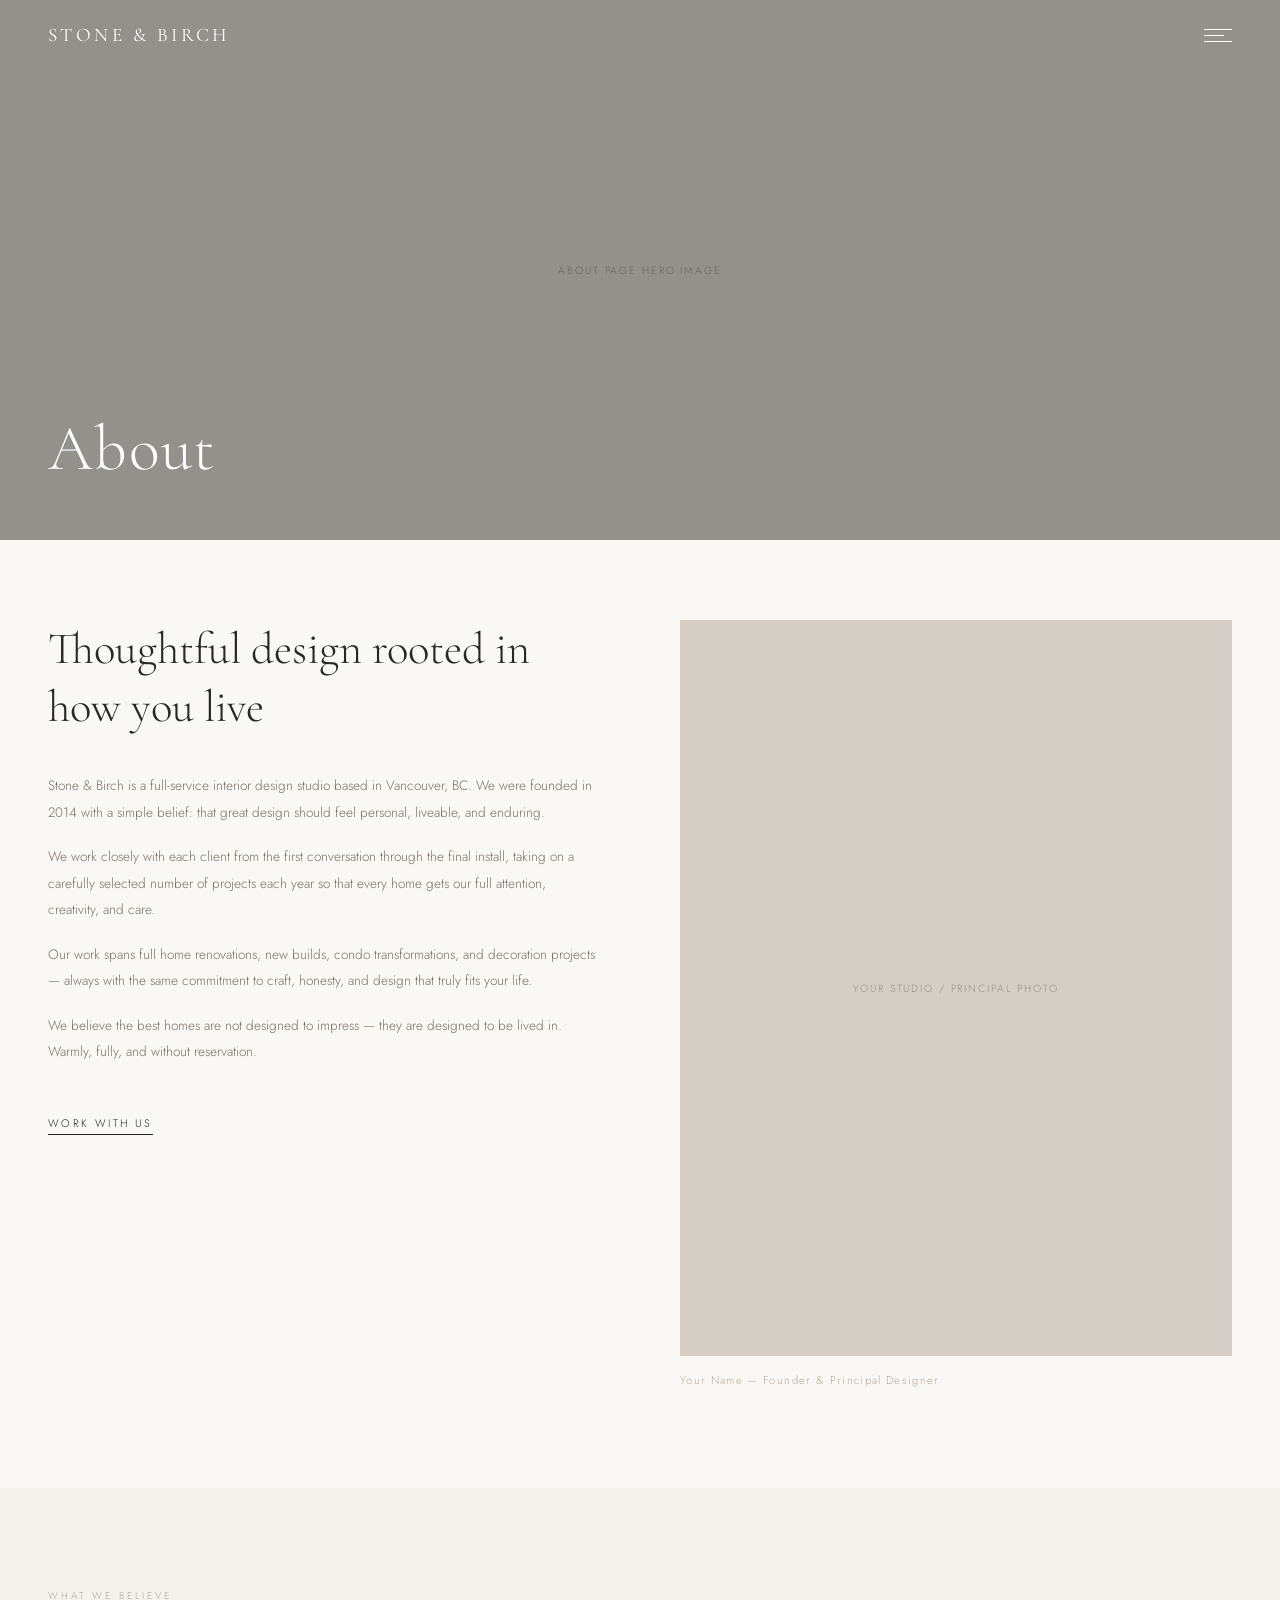
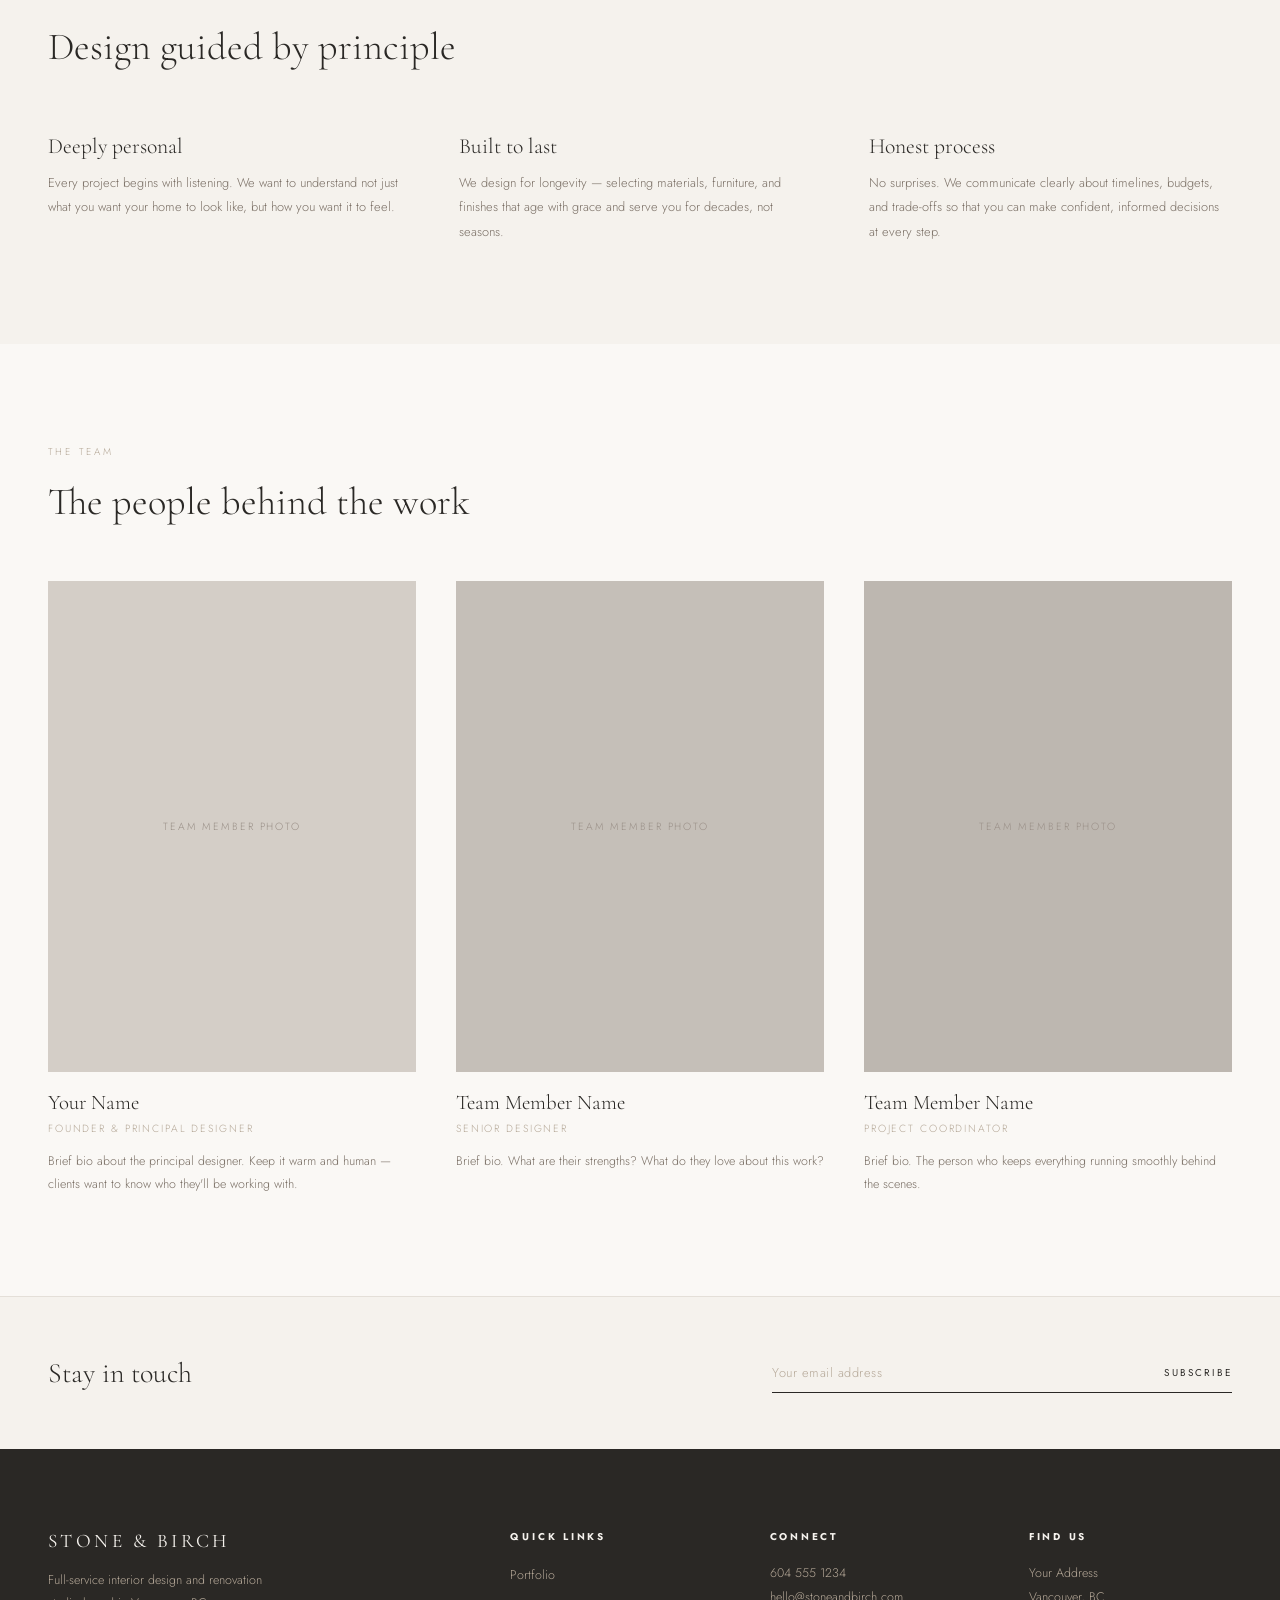
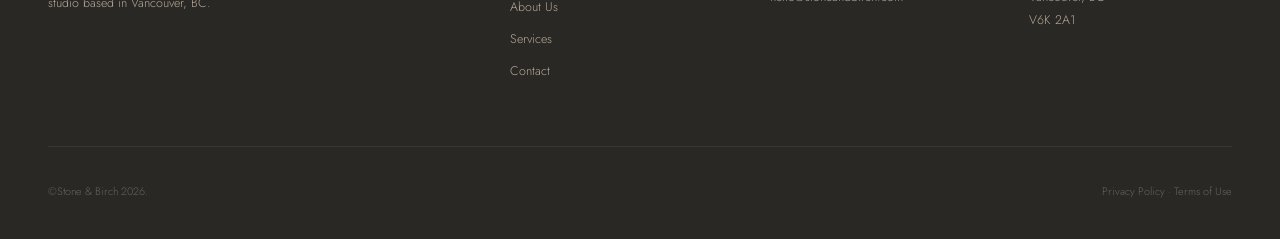
<file: about.html>
<!DOCTYPE html>
<html lang="en">
<head>
  <meta charset="UTF-8" />
  <meta name="viewport" content="width=device-width, initial-scale=1.0"/>
  <title>About — Stone & Birch</title>
  <link rel="preconnect" href="https://fonts.googleapis.com">
  <link rel="preconnect" href="https://fonts.gstatic.com" crossorigin>
  <link href="https://fonts.googleapis.com/css2?family=Cormorant+Garamond:ital,wght@0,300;0,400;0,500;1,300;1,400&family=Jost:wght@200;300;400&display=swap" rel="stylesheet">
  <link rel="stylesheet" href="style.css">
  <style>
    .about-body {
      padding: 80px 48px 100px;
      display: grid;
      grid-template-columns: 1fr 1fr;
      gap: 80px;
      align-items: start;
    }
    .about-body .text-col h2 {
      font-family: 'Cormorant Garamond', serif;
      font-size: clamp(2rem, 3.5vw, 3rem);
      font-weight: 300;
      line-height: 1.3;
      margin-bottom: 36px;
    }
    .about-body .text-col p {
      font-size: 0.85rem;
      line-height: 1.95;
      color: var(--mid);
      margin-bottom: 18px;
    }

    .portrait {
      position: sticky;
      top: 100px;
    }
    .portrait .img-box {
      aspect-ratio: 3/4;
      width: 100%;
    }
    .portrait-caption {
      padding-top: 16px;
      font-size: 0.7rem;
      letter-spacing: 0.12em;
      color: var(--stone);
    }

    .values-section {
      background: var(--cream);
      padding: 100px 48px;
    }
    .values-section .eyebrow { margin-bottom: 20px; }
    .values-section h2 {
      font-family: 'Cormorant Garamond', serif;
      font-size: clamp(1.9rem, 3vw, 2.8rem);
      font-weight: 300;
      margin-bottom: 60px;
      max-width: 560px;
      line-height: 1.3;
    }
    .values-grid {
      display: grid;
      grid-template-columns: repeat(3, 1fr);
      gap: 48px;
    }
    .value-item h3 {
      font-family: 'Cormorant Garamond', serif;
      font-size: 1.35rem;
      font-weight: 300;
      margin-bottom: 12px;
    }
    .value-item p {
      font-size: 0.8rem;
      line-height: 1.9;
      color: var(--mid);
    }

    .team-section {
      padding: 100px 48px;
    }
    .team-section .eyebrow { margin-bottom: 20px; }
    .team-section h2 {
      font-family: 'Cormorant Garamond', serif;
      font-size: clamp(1.9rem, 3vw, 2.6rem);
      font-weight: 300;
      margin-bottom: 56px;
    }
    .team-grid {
      display: grid;
      grid-template-columns: repeat(3, 1fr);
      gap: 40px;
    }
    .team-member .member-photo {
      aspect-ratio: 3/4;
      overflow: hidden;
      margin-bottom: 18px;
    }
    .team-member .member-photo img,
    .team-member .member-photo .img-box { width: 100%; height: 100%; object-fit: cover; }
    .team-member h4 {
      font-family: 'Cormorant Garamond', serif;
      font-size: 1.3rem;
      font-weight: 300;
      margin-bottom: 4px;
    }
    .team-member .role {
      font-size: 0.65rem;
      letter-spacing: 0.18em;
      text-transform: uppercase;
      color: var(--stone);
      margin-bottom: 12px;
    }
    .team-member p {
      font-size: 0.78rem;
      line-height: 1.85;
      color: var(--mid);
    }

    @media (max-width: 960px) {
      .about-body { grid-template-columns: 1fr; padding: 60px 24px 80px; gap: 48px; }
      .portrait { position: static; }
      .portrait .img-box { aspect-ratio: 4/3; }
      .values-section, .team-section { padding: 60px 24px; }
      .values-grid, .team-grid { grid-template-columns: 1fr; gap: 36px; }
    }
  </style>
</head>
<body>

  <nav id="mainNav" class="dark scrolled">
    <a href="index.html" class="logo">Stone &amp; Birch</a>
    <button class="menu-btn" id="menuBtn" aria-label="Toggle menu">
      <span></span><span></span><span></span>
    </button>
  </nav>

  <div class="menu-overlay" id="menuOverlay">
    <ul class="menu-links">
      <li><a href="index.html" onclick="closeMenu()">Home</a></li>
      <li><a href="projects.html" onclick="closeMenu()">Projects</a></li>
      <li><a href="about.html" onclick="closeMenu()">About</a></li>
      <li><a href="process.html" onclick="closeMenu()">Process</a></li>
      <li><a href="services.html" onclick="closeMenu()">Services</a></li>
      <li><a href="press.html" onclick="closeMenu()">Press</a></li>
      <li><a href="connect.html" onclick="closeMenu()">Connect</a></li>
    </ul>
    <div class="menu-footer">
      <p><a href="tel:+16045551234">604 555 1234</a><br><a href="mailto:hello@stoneandbirch.com">hello@stoneandbirch.com</a></p>
      <p style="text-align:right;"><a href="#">Instagram</a>&nbsp;&nbsp;<a href="#">Pinterest</a></p>
    </div>
  </div>

  <div class="page-hero">
    <div class="img-box">About Page Hero Image</div>
    <div class="page-hero-overlay"></div>
    <div class="page-hero-title">
      <h1>About</h1>
    </div>
  </div>

  <div class="about-body">
    <div class="text-col">
      <h2>Thoughtful design rooted in how you live</h2>
      <p>Stone &amp; Birch is a full-service interior design studio based in Vancouver, BC. We were founded in 2014 with a simple belief: that great design should feel personal, liveable, and enduring.</p>
      <p>We work closely with each client from the first conversation through the final install, taking on a carefully selected number of projects each year so that every home gets our full attention, creativity, and care.</p>
      <p>Our work spans full home renovations, new builds, condo transformations, and decoration projects — always with the same commitment to craft, honesty, and design that truly fits your life.</p>
      <p>We believe the best homes are not designed to impress — they are designed to be lived in. Warmly, fully, and without reservation.</p>
      <a href="connect.html" class="btn-link" style="margin-top: 32px;">Work with us</a>
    </div>
    <div class="portrait">
      <div class="img-box" style="aspect-ratio:3/4; width:100%;">Your Studio / Principal Photo</div>
      <p class="portrait-caption">Your Name — Founder &amp; Principal Designer</p>
    </div>
  </div>

  <!-- VALUES -->
  <div class="values-section">
    <p class="eyebrow">What we believe</p>
    <h2>Design guided by principle</h2>
    <div class="values-grid">
      <div class="value-item">
        <h3>Deeply personal</h3>
        <p>Every project begins with listening. We want to understand not just what you want your home to look like, but how you want it to feel.</p>
      </div>
      <div class="value-item">
        <h3>Built to last</h3>
        <p>We design for longevity — selecting materials, furniture, and finishes that age with grace and serve you for decades, not seasons.</p>
      </div>
      <div class="value-item">
        <h3>Honest process</h3>
        <p>No surprises. We communicate clearly about timelines, budgets, and trade-offs so that you can make confident, informed decisions at every step.</p>
      </div>
    </div>
  </div>

  <!-- TEAM -->
  <div class="team-section">
    <p class="eyebrow">The team</p>
    <h2>The people behind the work</h2>
    <div class="team-grid">
      <div class="team-member">
        <div class="member-photo"><div class="img-box">Team Member Photo</div></div>
        <h4>Your Name</h4>
        <p class="role">Founder &amp; Principal Designer</p>
        <p>Brief bio about the principal designer. Keep it warm and human — clients want to know who they'll be working with.</p>
      </div>
      <div class="team-member">
        <div class="member-photo"><div class="img-box" style="background:#c5bfb8;">Team Member Photo</div></div>
        <h4>Team Member Name</h4>
        <p class="role">Senior Designer</p>
        <p>Brief bio. What are their strengths? What do they love about this work?</p>
      </div>
      <div class="team-member">
        <div class="member-photo"><div class="img-box" style="background:#bdb7b0;">Team Member Photo</div></div>
        <h4>Team Member Name</h4>
        <p class="role">Project Coordinator</p>
        <p>Brief bio. The person who keeps everything running smoothly behind the scenes.</p>
      </div>
    </div>
  </div>

  <!-- SUBSCRIBE -->
  <div class="subscribe-bar">
    <h3>Stay in touch</h3>
    <form class="subscribe-form" onsubmit="return false;">
      <input type="email" placeholder="Your email address">
      <button type="submit">Subscribe</button>
    </form>
  </div>

  <footer>
    <div class="footer-top">
      <div class="footer-brand">
        <a href="index.html" class="logo" style="color:var(--cream);">Stone &amp; Birch</a>
        <p>Full-service interior design and renovation studio based in Vancouver, BC.</p>
      </div>
      <div class="footer-col">
        <h4>Quick Links</h4>
        <ul>
          <li><a href="projects.html">Portfolio</a></li>
          <li><a href="about.html">About Us</a></li>
          <li><a href="services.html">Services</a></li>
          <li><a href="connect.html">Contact</a></li>
        </ul>
      </div>
      <div class="footer-col">
        <h4>Connect</h4>
        <p><a href="tel:+16045551234">604 555 1234</a><br><a href="mailto:hello@stoneandbirch.com">hello@stoneandbirch.com</a></p>
      </div>
      <div class="footer-col">
        <h4>Find Us</h4>
        <p>Your Address<br>Vancouver, BC<br>V6K 2A1</p>
      </div>
    </div>
    <div class="footer-bottom">
      <span>©Stone &amp; Birch 2026.</span>
      <span><a href="#">Privacy Policy</a>&nbsp;·&nbsp;<a href="#">Terms of Use</a></span>
    </div>
  </footer>

  <script src="main.js"></script>
</body>
</html>
</file>
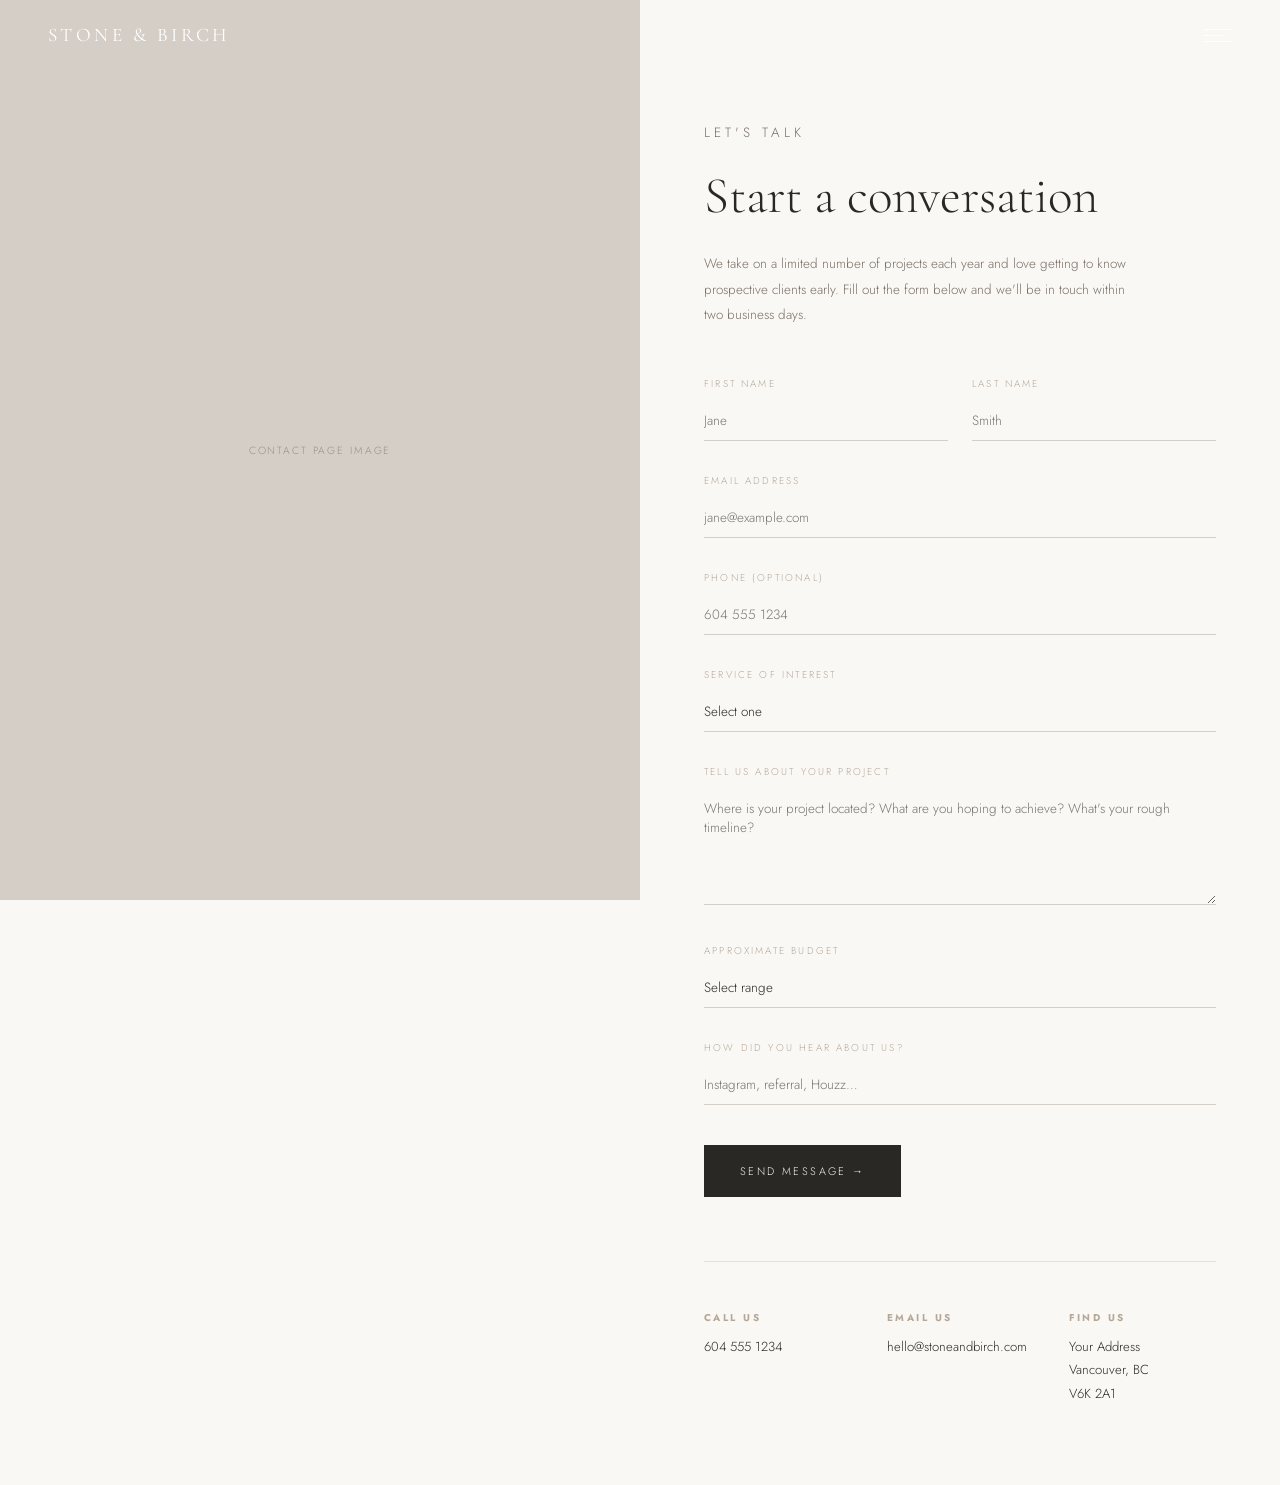
<file: connect.html>
<!DOCTYPE html>
<html lang="en">
<head>
  <meta charset="UTF-8" />
  <meta name="viewport" content="width=device-width, initial-scale=1.0"/>
  <title>Connect — Stone & Birch</title>
  <link rel="preconnect" href="https://fonts.googleapis.com">
  <link rel="preconnect" href="https://fonts.gstatic.com" crossorigin>
  <link href="https://fonts.googleapis.com/css2?family=Cormorant+Garamond:ital,wght@0,300;0,400;0,500;1,300;1,400&family=Jost:wght@200;300;400&display=swap" rel="stylesheet">
  <link rel="stylesheet" href="style.css">
  <style>
    .connect-layout {
      display: grid;
      grid-template-columns: 1fr 1fr;
      min-height: calc(100vh - var(--nav-h));
    }
    .connect-img {
      position: sticky;
      top: 0;
      height: 100vh;
      overflow: hidden;
    }
    .connect-img img, .connect-img .img-box {
      width: 100%;
      height: 100%;
      object-fit: cover;
    }
    .connect-form-side {
      padding: 120px 64px 80px;
      display: flex;
      flex-direction: column;
    }
    .connect-form-side .eyebrow { margin-bottom: 20px; }
    .connect-form-side h1 {
      font-family: 'Cormorant Garamond', serif;
      font-size: clamp(2.2rem, 4vw, 3.5rem);
      font-weight: 300;
      line-height: 1.2;
      margin-bottom: 24px;
    }
    .connect-form-side > p {
      font-size: 0.84rem;
      line-height: 1.9;
      color: var(--mid);
      max-width: 440px;
      margin-bottom: 48px;
    }

    .contact-form { display: flex; flex-direction: column; gap: 0; }
    .form-row {
      display: grid;
      grid-template-columns: 1fr 1fr;
      gap: 24px;
    }
    .form-field {
      margin-bottom: 32px;
    }
    .form-field label {
      display: block;
      font-size: 0.62rem;
      letter-spacing: 0.22em;
      text-transform: uppercase;
      color: var(--stone);
      margin-bottom: 10px;
    }
    .form-field input,
    .form-field textarea,
    .form-field select {
      width: 100%;
      background: none;
      border: none;
      border-bottom: 1px solid #d4cec7;
      outline: none;
      font-family: 'Jost', sans-serif;
      font-size: 0.84rem;
      font-weight: 300;
      color: var(--charcoal);
      padding: 10px 0;
      transition: border-color 0.3s;
      -webkit-appearance: none;
      border-radius: 0;
    }
    .form-field input:focus,
    .form-field textarea:focus,
    .form-field select:focus { border-color: var(--charcoal); }
    .form-field textarea { resize: vertical; min-height: 100px; }
    .form-field select option { color: var(--charcoal); }

    .submit-btn {
      display: inline-flex;
      align-items: center;
      gap: 12px;
      background: var(--charcoal);
      color: var(--cream);
      border: none;
      cursor: pointer;
      font-family: 'Jost', sans-serif;
      font-size: 0.68rem;
      font-weight: 300;
      letter-spacing: 0.22em;
      text-transform: uppercase;
      padding: 18px 36px;
      transition: background 0.3s;
      margin-top: 8px;
      align-self: flex-start;
    }
    .submit-btn:hover { background: var(--mid); }

    .connect-details {
      margin-top: 64px;
      padding-top: 48px;
      border-top: 1px solid #e4dfd8;
      display: grid;
      grid-template-columns: repeat(3, 1fr);
      gap: 36px;
    }
    .connect-detail h4 {
      font-size: 0.62rem;
      letter-spacing: 0.25em;
      text-transform: uppercase;
      color: var(--stone);
      margin-bottom: 10px;
    }
    .connect-detail p, .connect-detail a {
      font-size: 0.82rem;
      color: var(--charcoal);
      text-decoration: none;
      line-height: 1.8;
      display: block;
    }
    .connect-detail a:hover { color: var(--stone); }

    @media (max-width: 960px) {
      .connect-layout { grid-template-columns: 1fr; }
      .connect-img { display: none; }
      .connect-form-side { padding: 100px 24px 60px; }
      .form-row { grid-template-columns: 1fr; gap: 0; }
      .connect-details { grid-template-columns: 1fr; gap: 28px; }
    }
  </style>
</head>
<body>

  <nav id="mainNav" class="dark scrolled">
    <a href="index.html" class="logo">Stone &amp; Birch</a>
    <button class="menu-btn" id="menuBtn" aria-label="Toggle menu">
      <span></span><span></span><span></span>
    </button>
  </nav>

  <div class="menu-overlay" id="menuOverlay">
    <ul class="menu-links">
      <li><a href="index.html" onclick="closeMenu()">Home</a></li>
      <li><a href="projects.html" onclick="closeMenu()">Projects</a></li>
      <li><a href="about.html" onclick="closeMenu()">About</a></li>
      <li><a href="process.html" onclick="closeMenu()">Process</a></li>
      <li><a href="services.html" onclick="closeMenu()">Services</a></li>
      <li><a href="press.html" onclick="closeMenu()">Press</a></li>
      <li><a href="connect.html" onclick="closeMenu()">Connect</a></li>
    </ul>
    <div class="menu-footer">
      <p><a href="tel:+16045551234">604 555 1234</a><br><a href="mailto:hello@stoneandbirch.com">hello@stoneandbirch.com</a></p>
      <p style="text-align:right;"><a href="#">Instagram</a>&nbsp;&nbsp;<a href="#">Pinterest</a></p>
    </div>
  </div>

  <div class="connect-layout">

    <!-- Left: sticky image -->
    <div class="connect-img">
      <div class="img-box">Contact Page Image</div>
    </div>

    <!-- Right: form -->
    <div class="connect-form-side">
      <p class="eyebrow">Let's talk</p>
      <h1>Start a conversation</h1>
      <p>We take on a limited number of projects each year and love getting to know prospective clients early. Fill out the form below and we'll be in touch within two business days.</p>

      <form class="contact-form" onsubmit="return false;">
        <div class="form-row">
          <div class="form-field">
            <label for="fname">First Name</label>
            <input type="text" id="fname" name="fname" placeholder="Jane">
          </div>
          <div class="form-field">
            <label for="lname">Last Name</label>
            <input type="text" id="lname" name="lname" placeholder="Smith">
          </div>
        </div>

        <div class="form-field">
          <label for="email">Email Address</label>
          <input type="email" id="email" name="email" placeholder="jane@example.com">
        </div>

        <div class="form-field">
          <label for="phone">Phone (optional)</label>
          <input type="tel" id="phone" name="phone" placeholder="604 555 1234">
        </div>

        <div class="form-field">
          <label for="service">Service of Interest</label>
          <select id="service" name="service">
            <option value="" disabled selected>Select one</option>
            <option>Full-Service Interior Design</option>
            <option>Renovation &amp; Construction</option>
            <option>Decoration &amp; Staging</option>
            <option>Not sure yet</option>
          </select>
        </div>

        <div class="form-field">
          <label for="project">Tell us about your project</label>
          <textarea id="project" name="project" rows="5" placeholder="Where is your project located? What are you hoping to achieve? What's your rough timeline?"></textarea>
        </div>

        <div class="form-field">
          <label for="budget">Approximate Budget</label>
          <select id="budget" name="budget">
            <option value="" disabled selected>Select range</option>
            <option>Under $50,000</option>
            <option>$50,000 – $150,000</option>
            <option>$150,000 – $300,000</option>
            <option>$300,000 – $500,000</option>
            <option>$500,000+</option>
            <option>Not sure yet</option>
          </select>
        </div>

        <div class="form-field">
          <label for="hear">How did you hear about us?</label>
          <input type="text" id="hear" name="hear" placeholder="Instagram, referral, Houzz…">
        </div>

        <button type="submit" class="submit-btn">Send message →</button>
      </form>

      <div class="connect-details">
        <div class="connect-detail">
          <h4>Call us</h4>
          <a href="tel:+16045551234">604 555 1234</a>
        </div>
        <div class="connect-detail">
          <h4>Email us</h4>
          <a href="mailto:hello@stoneandbirch.com">hello@stoneandbirch.com</a>
        </div>
        <div class="connect-detail">
          <h4>Find us</h4>
          <p>Your Address<br>Vancouver, BC<br>V6K 2A1</p>
        </div>
      </div>
    </div>

  </div>

  <script src="main.js"></script>
</body>
</html>
</file>
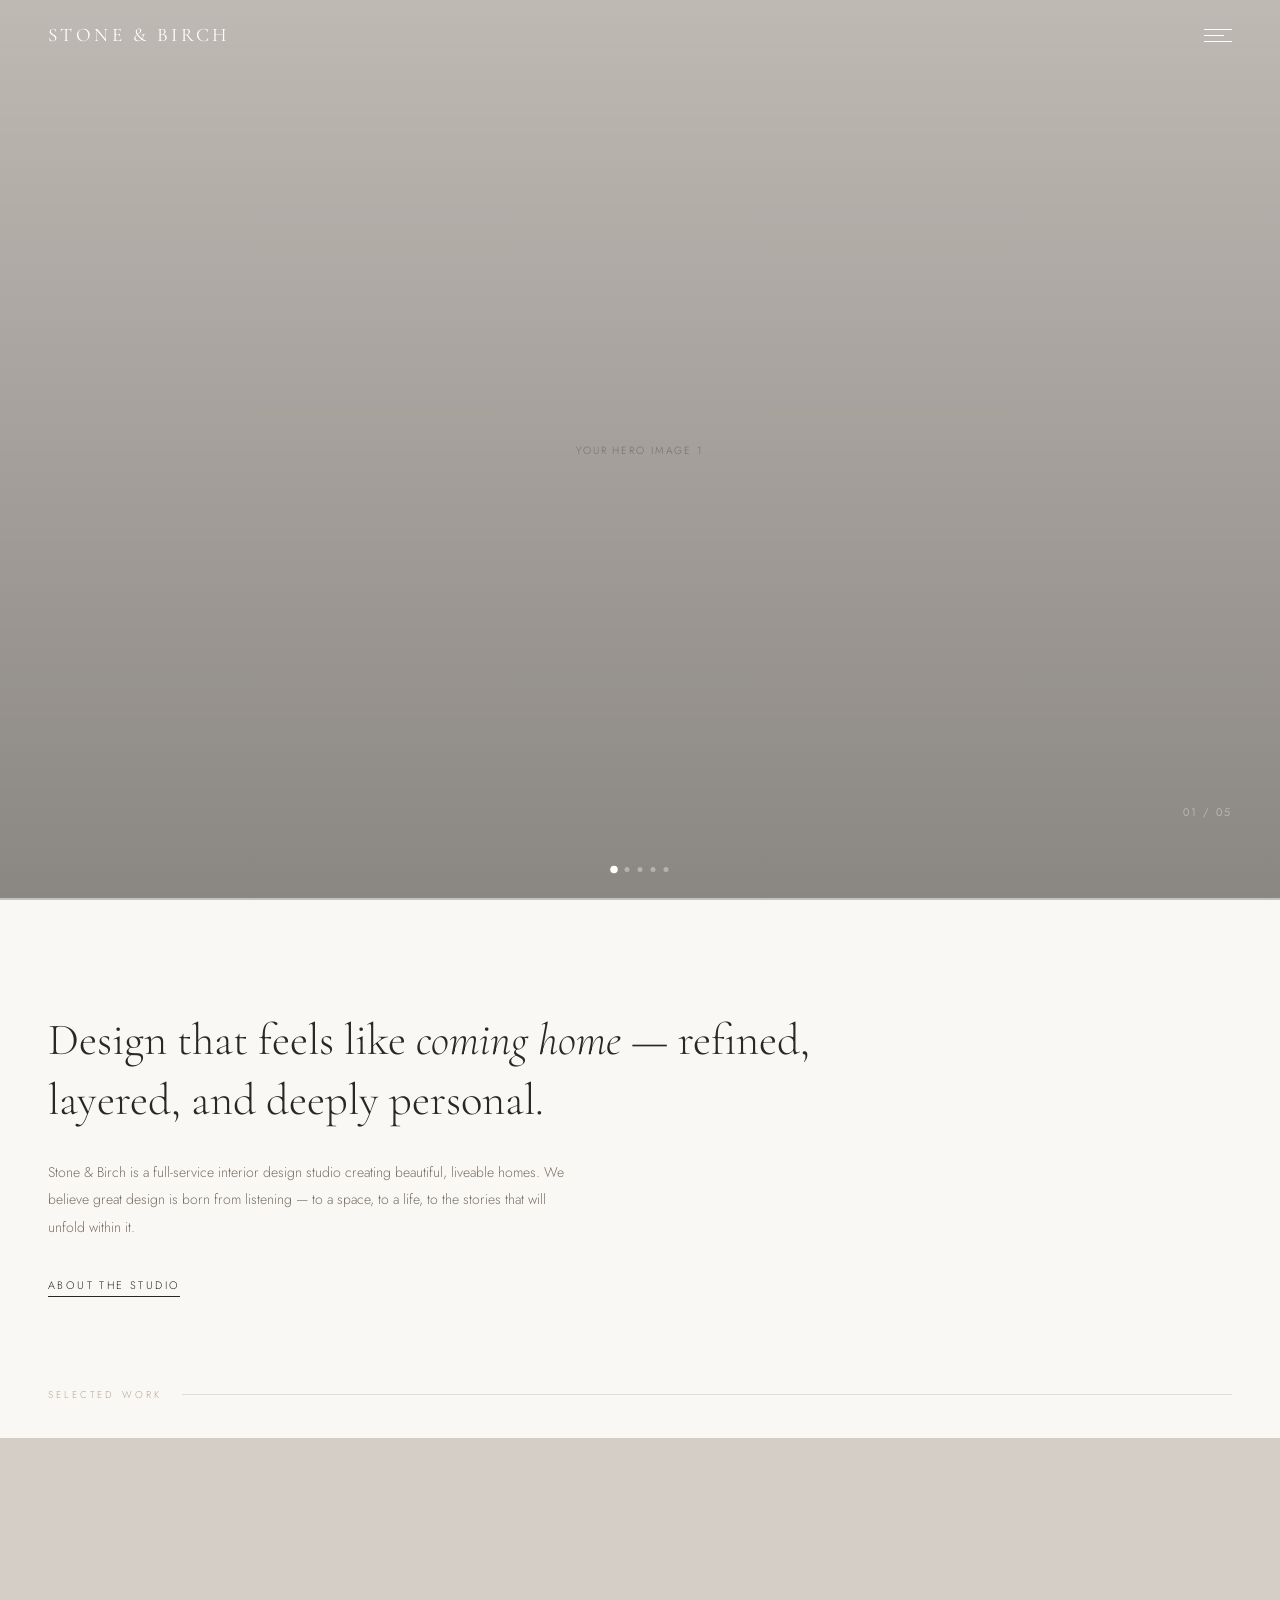
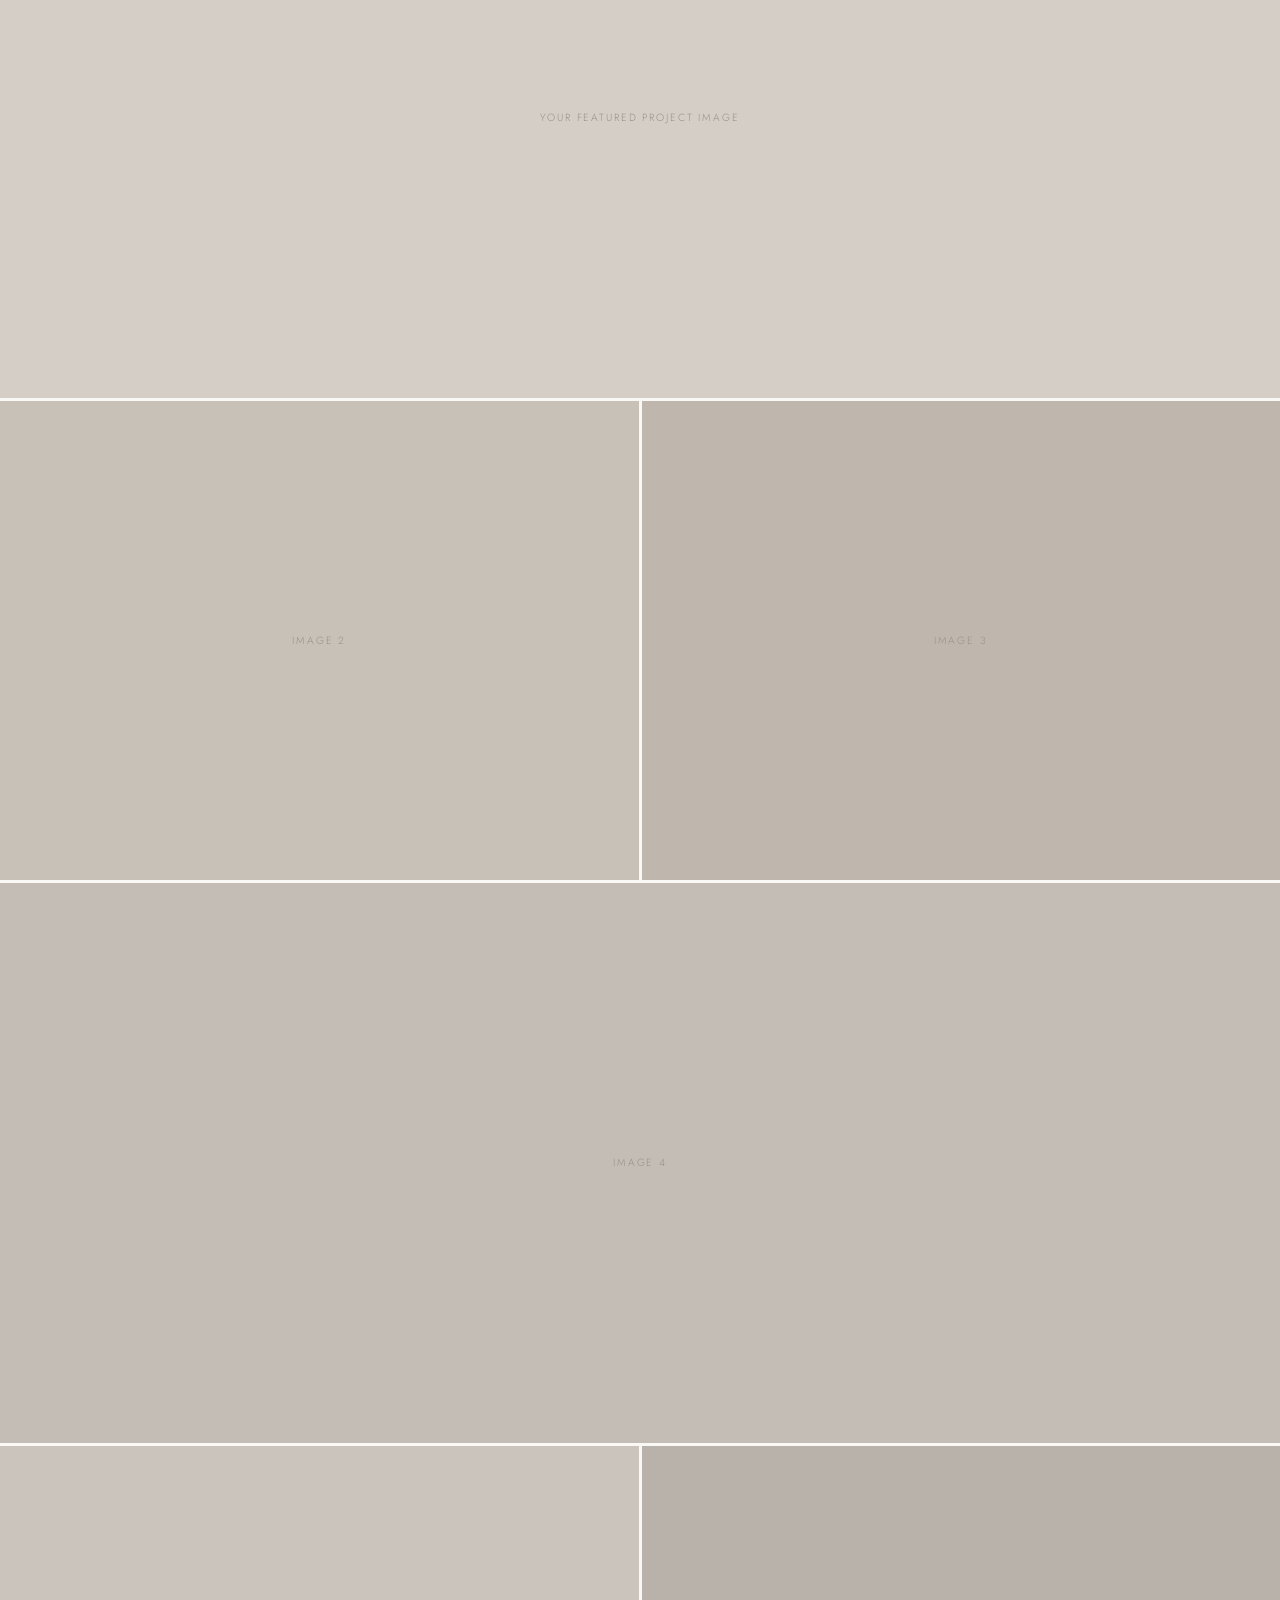
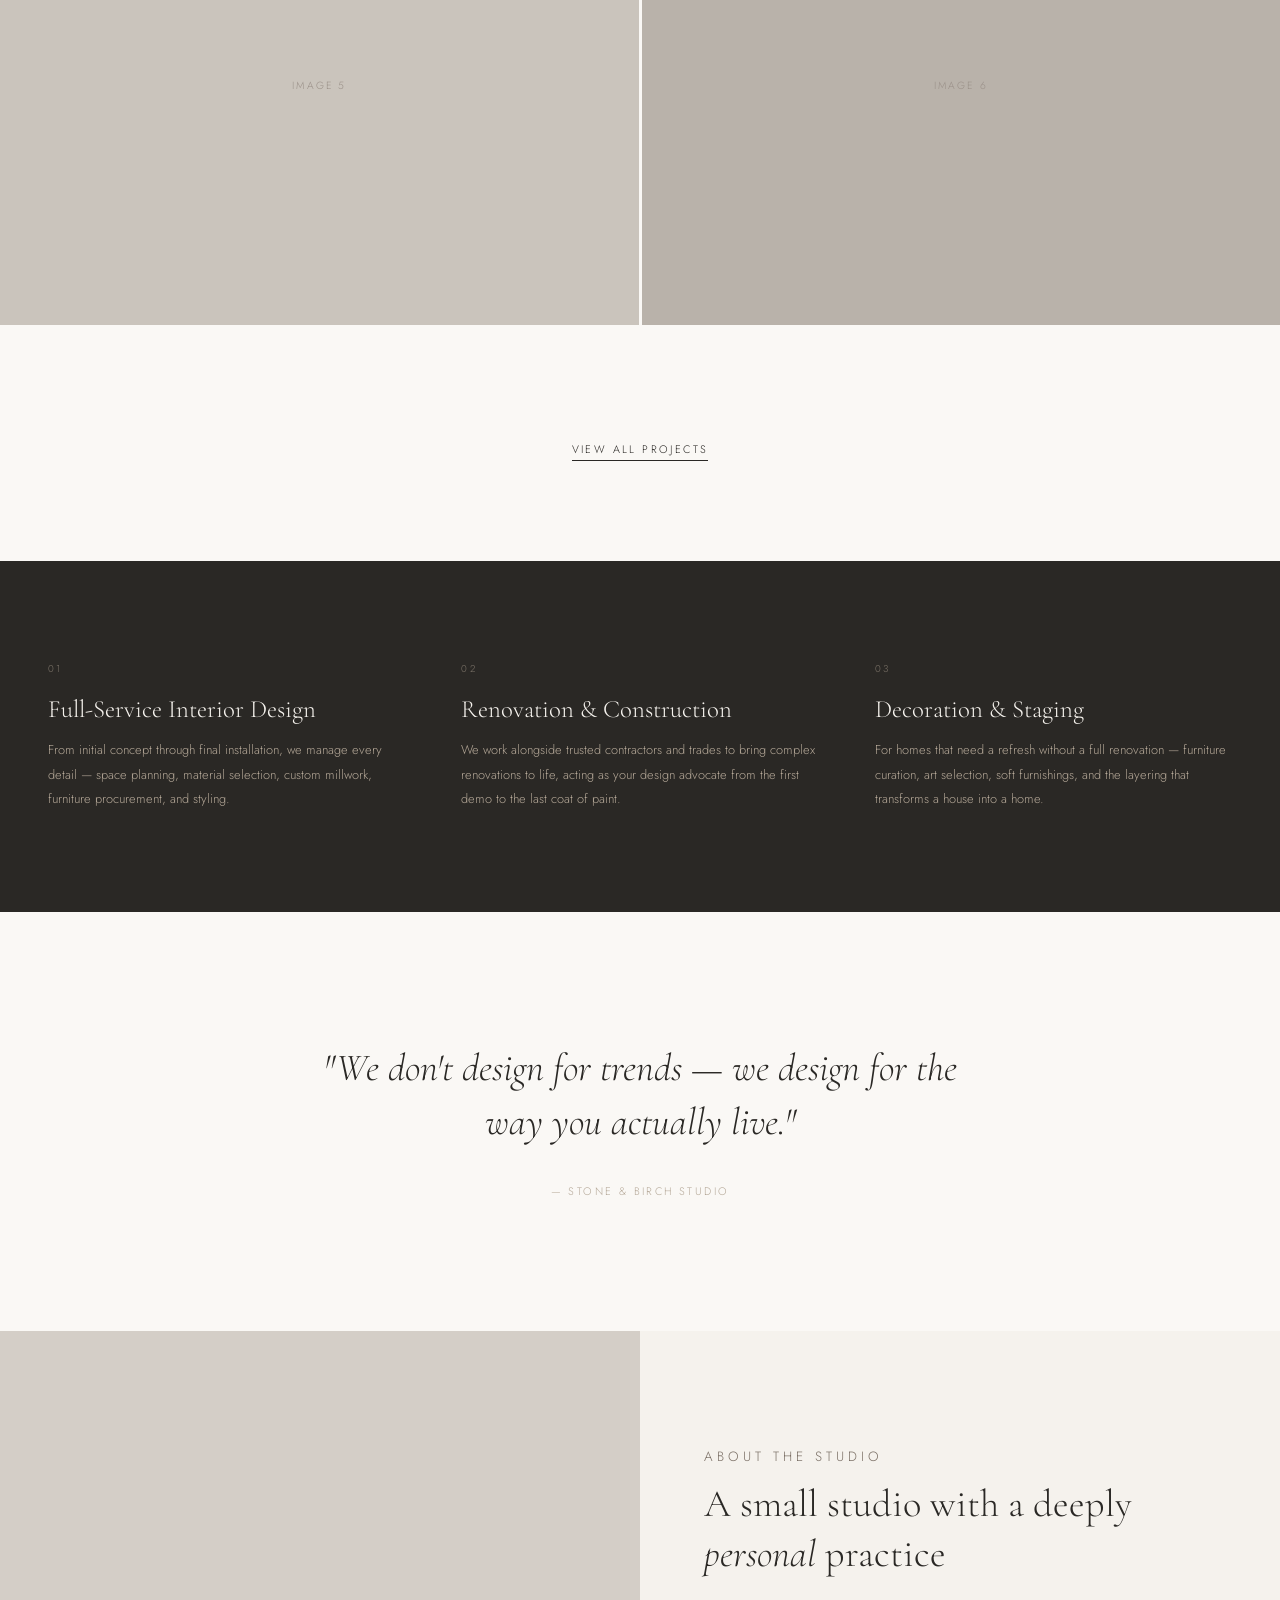
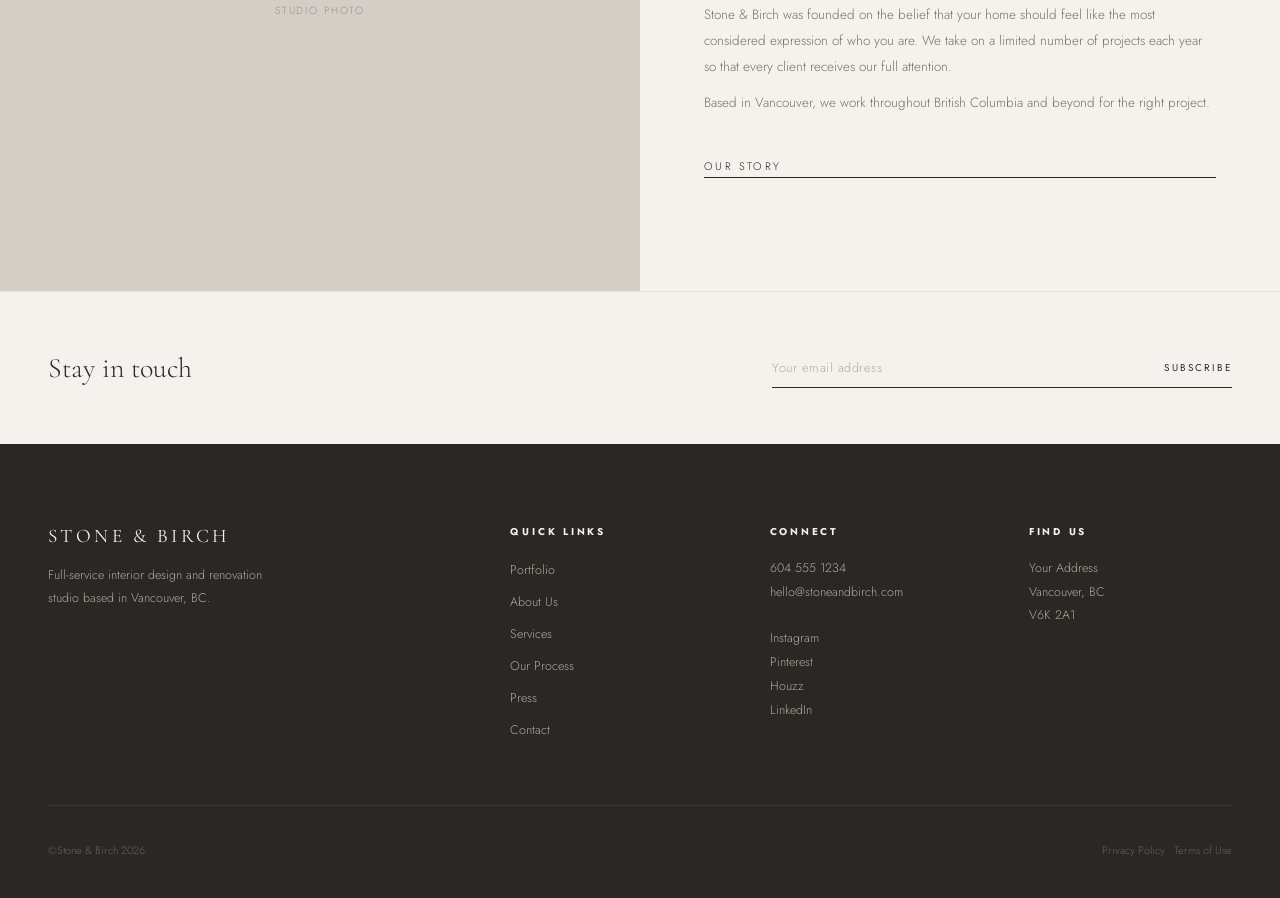
<file: index (2).html>
<!DOCTYPE html>
<html lang="en">
<head>
  <meta charset="UTF-8" />
  <meta name="viewport" content="width=device-width, initial-scale=1.0"/>
  <title>Stone & Birch — Interior Design</title>
  <link rel="preconnect" href="https://fonts.googleapis.com">
  <link rel="preconnect" href="https://fonts.gstatic.com" crossorigin>
  <link href="https://fonts.googleapis.com/css2?family=Cormorant+Garamond:ital,wght@0,300;0,400;0,500;1,300;1,400&family=Jost:wght@200;300;400&display=swap" rel="stylesheet">
  <link rel="stylesheet" href="style.css">
</head>
<body>

  <!-- NAV -->
  <nav id="mainNav" class="light">
    <a href="index.html" class="logo">Stone &amp; Birch</a>
    <button class="menu-btn" id="menuBtn" aria-label="Toggle menu">
      <span></span><span></span><span></span>
    </button>
  </nav>

  <!-- MENU OVERLAY -->
  <div class="menu-overlay" id="menuOverlay">
    <ul class="menu-links">
      <li><a href="index.html" onclick="closeMenu()">Home</a></li>
      <li><a href="projects.html" onclick="closeMenu()">Projects</a></li>
      <li><a href="about.html" onclick="closeMenu()">About</a></li>
      <li><a href="process.html" onclick="closeMenu()">Process</a></li>
      <li><a href="services.html" onclick="closeMenu()">Services</a></li>
      <li><a href="press.html" onclick="closeMenu()">Press</a></li>
      <li><a href="connect.html" onclick="closeMenu()">Connect</a></li>
    </ul>
    <div class="menu-footer">
      <p>
        <a href="tel:+16045551234">604 555 1234</a><br>
        <a href="mailto:hello@stoneandbirch.com">hello@stoneandbirch.com</a>
      </p>
      <p style="text-align:right;">
        <a href="#">Instagram</a>&nbsp;&nbsp;
        <a href="#">Pinterest</a><br>
        <a href="#">Houzz</a>&nbsp;&nbsp;
        <a href="#">LinkedIn</a>
      </p>
    </div>
  </div>

  <!-- HERO SLIDER -->
  <section class="hero" id="hero">
    <!-- Replace the .img-box divs with: <img src="images/hero-1.jpg" alt="..."> inside each .slide -->
    <div class="slide active">
      <div class="img-box">Your Hero Image 1</div>
      <div class="slide-overlay"></div>
    </div>
    <div class="slide">
      <div class="img-box" style="background:#b8b0a6;">Your Hero Image 2</div>
      <div class="slide-overlay"></div>
    </div>
    <div class="slide">
      <div class="img-box" style="background:#ccc5bc;">Your Hero Image 3</div>
      <div class="slide-overlay"></div>
    </div>
    <div class="slide">
      <div class="img-box" style="background:#bfb8b0;">Your Hero Image 4</div>
      <div class="slide-overlay"></div>
    </div>
    <div class="slide">
      <div class="img-box" style="background:#c9c2b9;">Your Hero Image 5</div>
      <div class="slide-overlay"></div>
    </div>

    <div class="slide-counter" id="slideCounter">01 / 05</div>
    <div class="slide-dots" id="slideDots">
      <div class="dot active" data-slide="0"></div>
      <div class="dot" data-slide="1"></div>
      <div class="dot" data-slide="2"></div>
      <div class="dot" data-slide="3"></div>
      <div class="dot" data-slide="4"></div>
    </div>
    <div class="progress-bar" id="progressBar"></div>
  </section>

  <!-- INTRO -->
  <section class="intro">
    <h2>Design that feels like <em>coming home</em> — refined, layered, and deeply personal.</h2>
    <p>Stone &amp; Birch is a full-service interior design studio creating beautiful, liveable homes. We believe great design is born from listening — to a space, to a life, to the stories that will unfold within it.</p>
    <a href="about.html" class="btn-link">About the studio</a>
  </section>

  <!-- FEATURED PROJECTS -->
  <div class="section-label">
    <span>Selected Work</span>
  </div>

  <div class="projects-grid">
    <a href="project.html" class="project-card project-card--wide">
      <div class="img-box">Your Featured Project Image</div>
      <div class="project-info">
        <h3>The Arbutus House</h3>
        <p>Full Renovation &amp; Interior Design</p>
      </div>
    </a>
    <a href="project.html" class="project-card">
      <div class="img-box" style="background:#c8c1b8;">Image 2</div>
      <div class="project-info">
        <h3>Kerrisdale Kitchen</h3>
        <p>Kitchen Renovation</p>
      </div>
    </a>
    <a href="project.html" class="project-card">
      <div class="img-box" style="background:#bfb7ad;">Image 3</div>
      <div class="project-info">
        <h3>North Shore Retreat</h3>
        <p>New Build Design</p>
      </div>
    </a>
    <a href="project.html" class="project-card project-card--wide">
      <div class="img-box" style="background:#c3bdb5;">Image 4</div>
      <div class="project-info">
        <h3>West End Condo</h3>
        <p>Full Renovation &amp; Furnishing</p>
      </div>
    </a>
    <a href="project.html" class="project-card">
      <div class="img-box" style="background:#cac4bc;">Image 5</div>
      <div class="project-info">
        <h3>Dunbar Family Home</h3>
        <p>Main Floor Renovation</p>
      </div>
    </a>
    <a href="project.html" class="project-card">
      <div class="img-box" style="background:#b9b2aa;">Image 6</div>
      <div class="project-info">
        <h3>Kitsilano Suite</h3>
        <p>Decoration &amp; Styling</p>
      </div>
    </a>
  </div>

  <div style="text-align:center; padding-bottom: 100px;">
    <a href="projects.html" class="btn-link">View all projects</a>
  </div>

  <!-- SERVICES -->
  <section class="services">
    <div class="service-item">
      <span class="service-num">01</span>
      <h3>Full-Service Interior Design</h3>
      <p>From initial concept through final installation, we manage every detail — space planning, material selection, custom millwork, furniture procurement, and styling.</p>
    </div>
    <div class="service-item">
      <span class="service-num">02</span>
      <h3>Renovation &amp; Construction</h3>
      <p>We work alongside trusted contractors and trades to bring complex renovations to life, acting as your design advocate from the first demo to the last coat of paint.</p>
    </div>
    <div class="service-item">
      <span class="service-num">03</span>
      <h3>Decoration &amp; Staging</h3>
      <p>For homes that need a refresh without a full renovation — furniture curation, art selection, soft furnishings, and the layering that transforms a house into a home.</p>
    </div>
  </section>

  <!-- QUOTE -->
  <div class="quote-section">
    <blockquote>"We don't design for trends — we design for the way you actually live."</blockquote>
    <cite>— Stone &amp; Birch Studio</cite>
  </div>

  <!-- ABOUT PREVIEW -->
  <div class="about-preview">
    <div class="about-img">
      <div class="img-box" style="height:100%; min-height:520px;">Studio Photo</div>
    </div>
    <div class="about-content">
      <p class="eyebrow">About the Studio</p>
      <h2>A small studio with a deeply <em>personal</em> practice</h2>
      <p>Stone &amp; Birch was founded on the belief that your home should feel like the most considered expression of who you are. We take on a limited number of projects each year so that every client receives our full attention.</p>
      <p>Based in Vancouver, we work throughout British Columbia and beyond for the right project.</p>
      <a href="about.html" class="btn-link" style="margin-top:32px;">Our story</a>
    </div>
  </div>

  <!-- SUBSCRIBE -->
  <div class="subscribe-bar">
    <h3>Stay in touch</h3>
    <form class="subscribe-form" onsubmit="return false;">
      <input type="email" placeholder="Your email address">
      <button type="submit">Subscribe</button>
    </form>
  </div>

  <!-- FOOTER -->
  <footer>
    <div class="footer-top">
      <div class="footer-brand">
        <a href="index.html" class="logo" style="color:var(--cream);">Stone &amp; Birch</a>
        <p>Full-service interior design and renovation studio based in Vancouver, BC.</p>
      </div>
      <div class="footer-col">
        <h4>Quick Links</h4>
        <ul>
          <li><a href="projects.html">Portfolio</a></li>
          <li><a href="about.html">About Us</a></li>
          <li><a href="services.html">Services</a></li>
          <li><a href="process.html">Our Process</a></li>
          <li><a href="press.html">Press</a></li>
          <li><a href="connect.html">Contact</a></li>
        </ul>
      </div>
      <div class="footer-col">
        <h4>Connect</h4>
        <p><a href="tel:+16045551234">604 555 1234</a><br><a href="mailto:hello@stoneandbirch.com">hello@stoneandbirch.com</a></p>
        <br>
        <p><a href="#">Instagram</a><br><a href="#">Pinterest</a><br><a href="#">Houzz</a><br><a href="#">LinkedIn</a></p>
      </div>
      <div class="footer-col">
        <h4>Find Us</h4>
        <p>Your Address<br>Vancouver, BC<br>V6K 2A1</p>
      </div>
    </div>
    <div class="footer-bottom">
      <span>©Stone &amp; Birch 2026.</span>
      <span><a href="#">Privacy Policy</a>&nbsp;·&nbsp;<a href="#">Terms of Use</a></span>
    </div>
  </footer>

  <script src="main.js"></script>
</body>
</html>
</file>
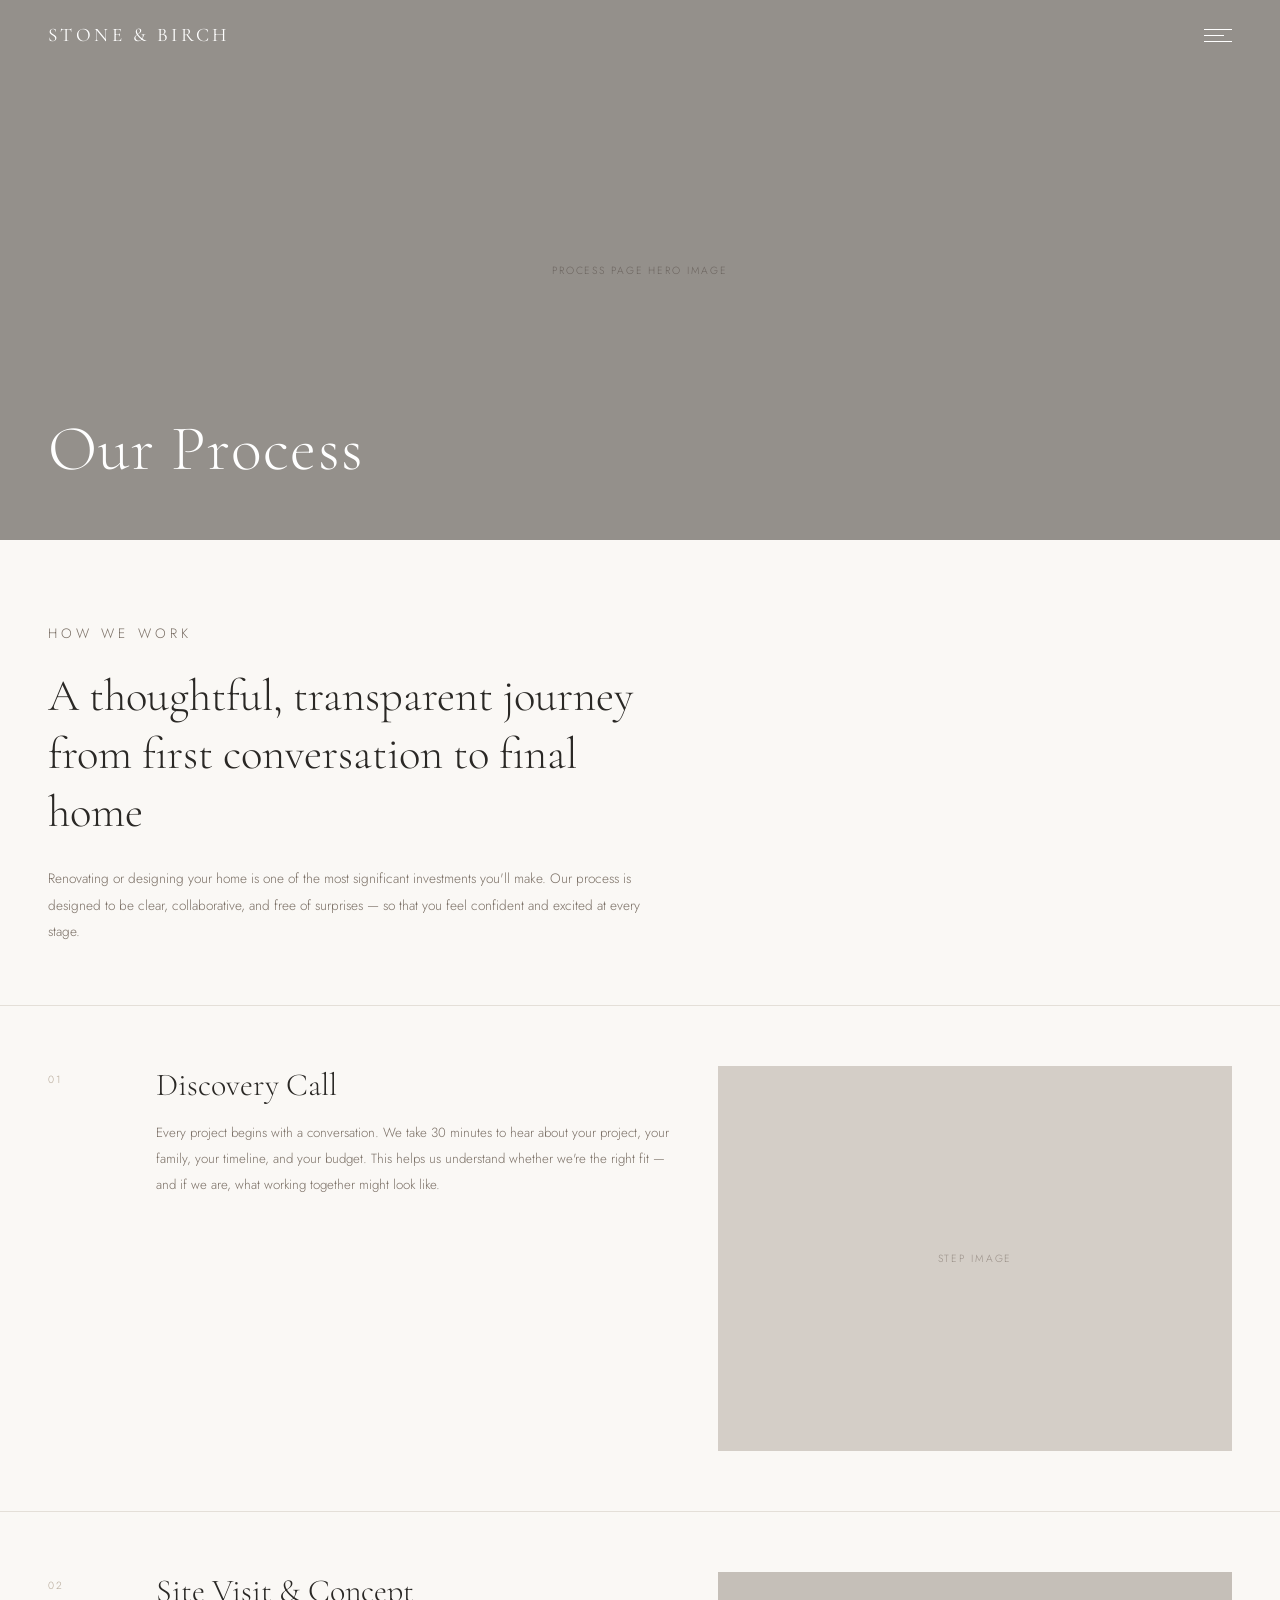
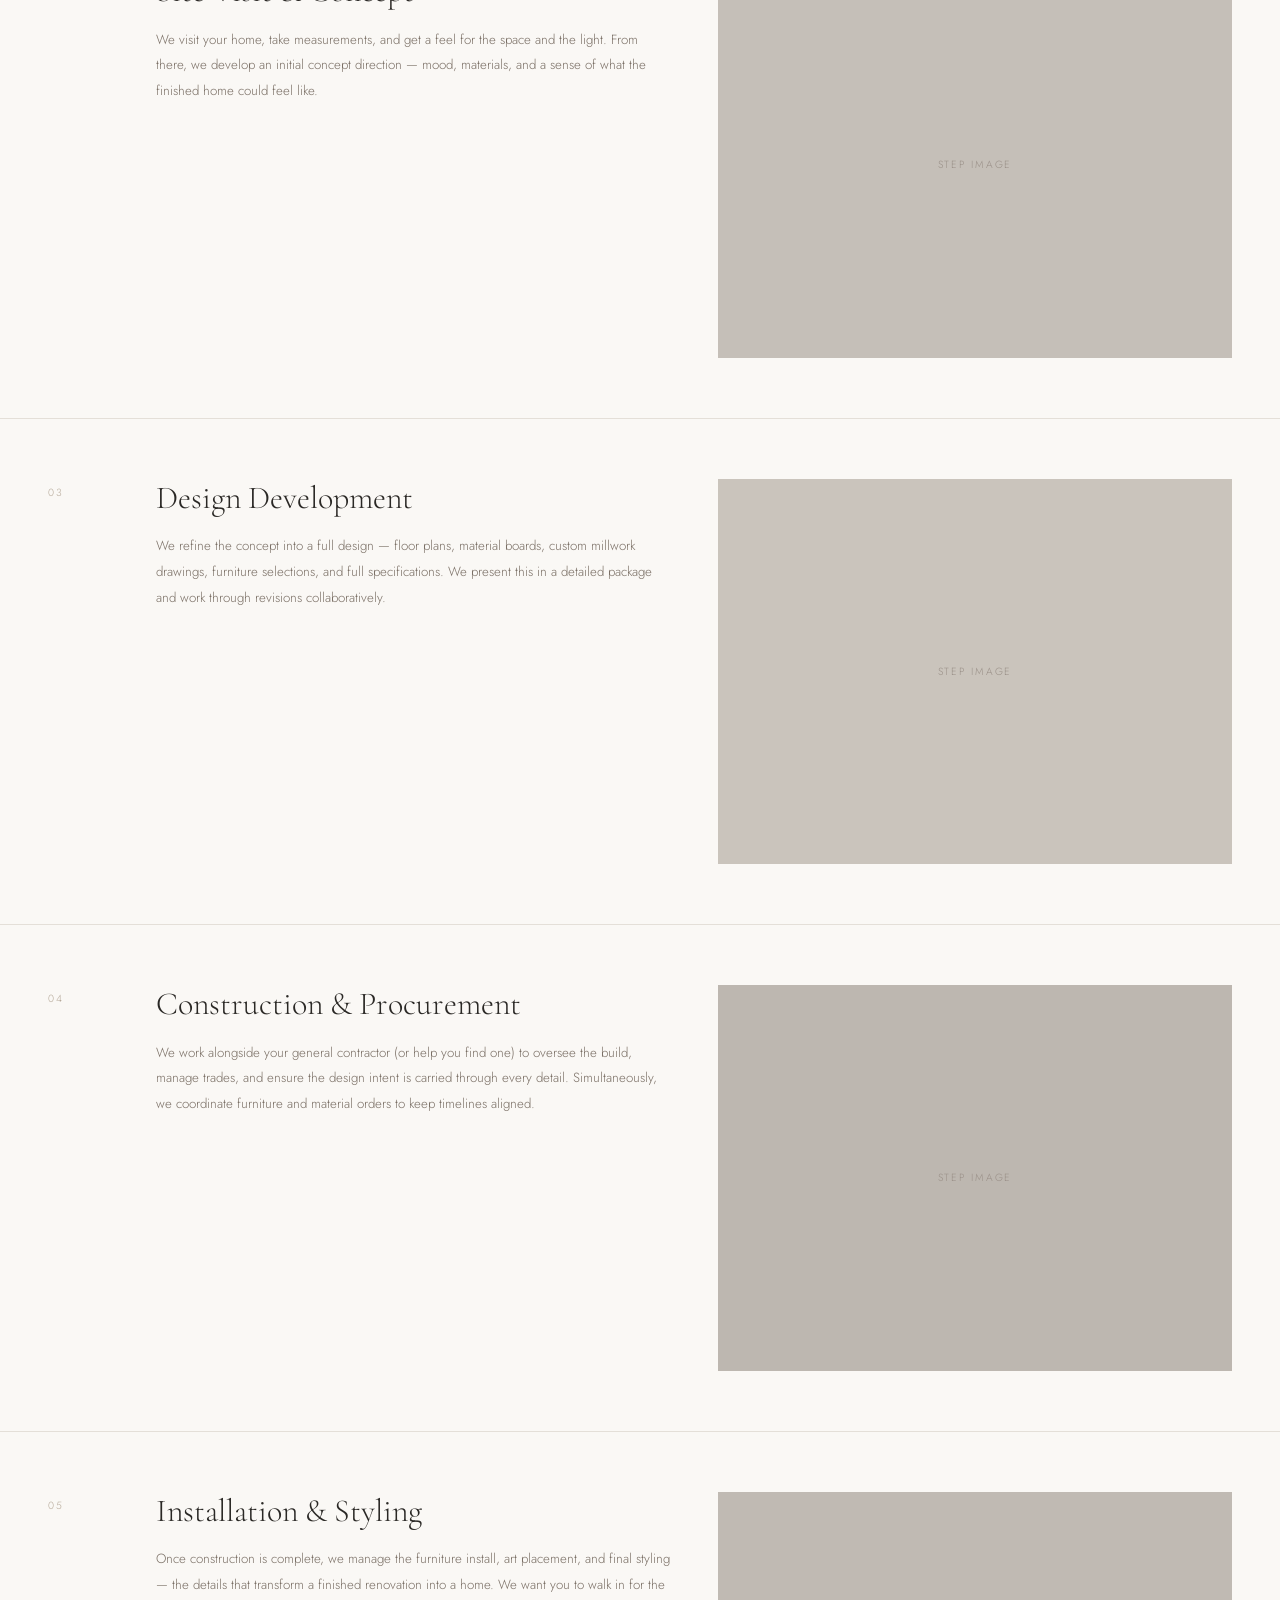
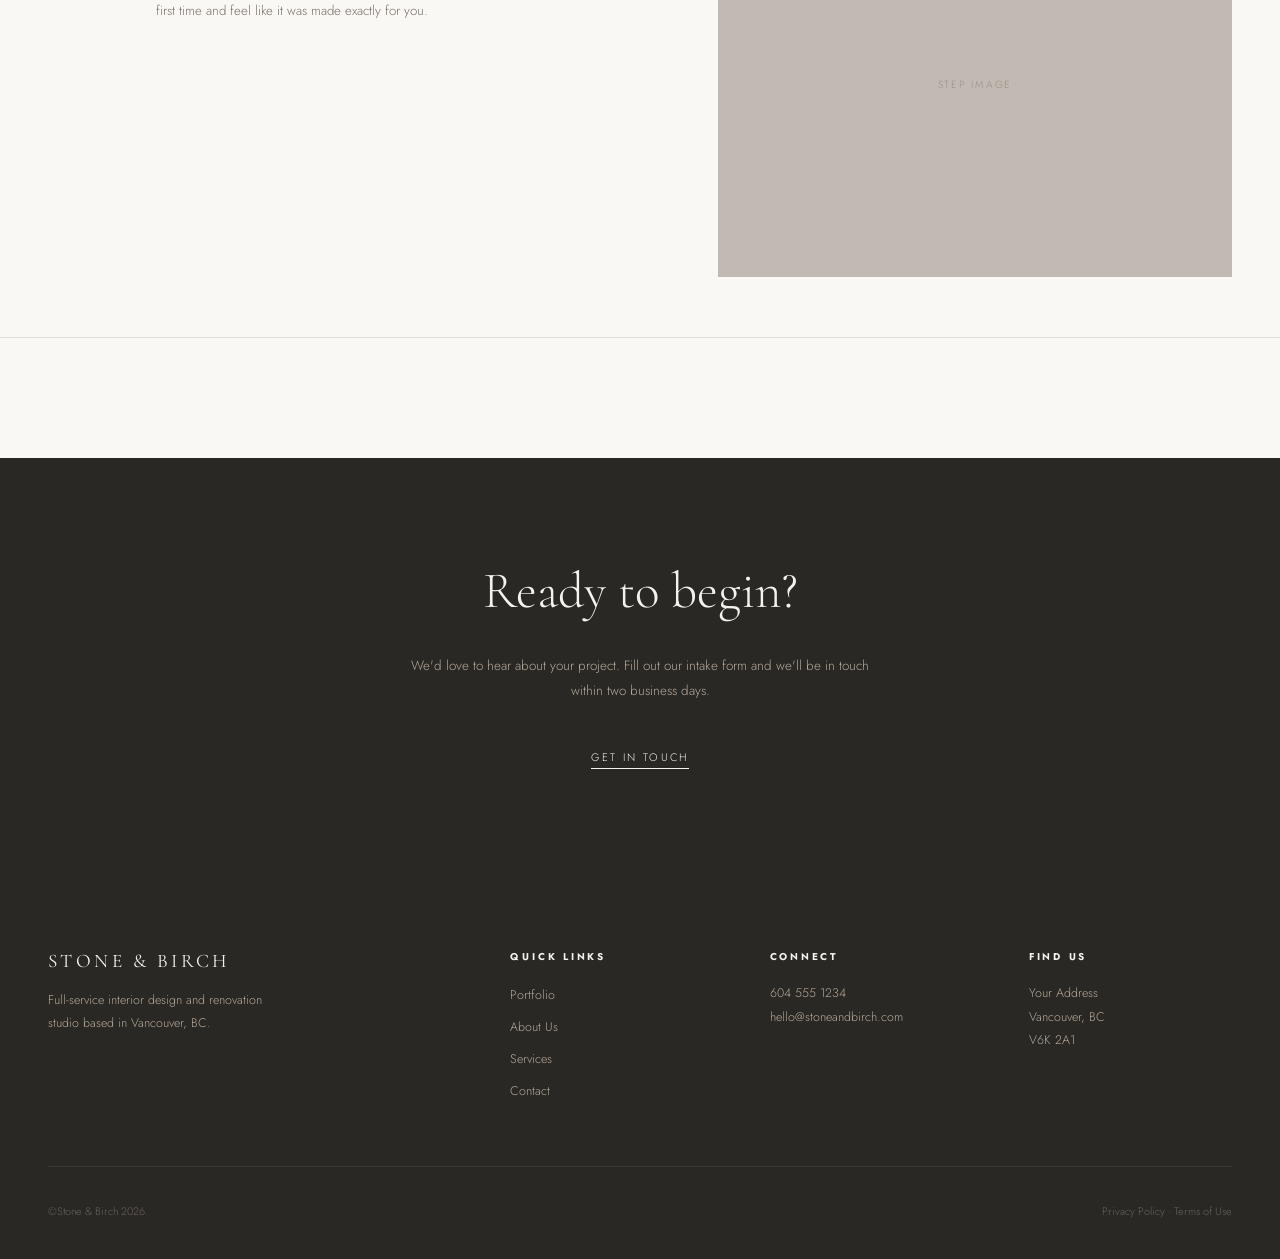
<file: process.html>
<!DOCTYPE html>
<html lang="en">
<head>
  <meta charset="UTF-8" />
  <meta name="viewport" content="width=device-width, initial-scale=1.0"/>
  <title>Process — Stone & Birch</title>
  <link rel="preconnect" href="https://fonts.googleapis.com">
  <link rel="preconnect" href="https://fonts.gstatic.com" crossorigin>
  <link href="https://fonts.googleapis.com/css2?family=Cormorant+Garamond:ital,wght@0,300;0,400;0,500;1,300;1,400&family=Jost:wght@200;300;400&display=swap" rel="stylesheet">
  <link rel="stylesheet" href="style.css">
  <style>
    .process-intro {
      padding: 80px 48px 60px;
      max-width: 700px;
    }
    .process-intro h2 {
      font-family: 'Cormorant Garamond', serif;
      font-size: clamp(2rem, 3.5vw, 3rem);
      font-weight: 300;
      line-height: 1.3;
      margin-bottom: 24px;
    }
    .process-intro p {
      font-size: 0.85rem;
      line-height: 1.95;
      color: var(--mid);
    }

    .process-steps {
      padding: 0 0 120px;
    }
    .process-step {
      display: grid;
      grid-template-columns: 60px 1fr 1fr;
      gap: 48px;
      padding: 60px 48px;
      border-top: 1px solid #e4dfd8;
      align-items: start;
    }
    .process-step:last-child { border-bottom: 1px solid #e4dfd8; }
    .step-num {
      font-size: 0.65rem;
      letter-spacing: 0.2em;
      color: var(--stone);
      padding-top: 6px;
    }
    .step-text h3 {
      font-family: 'Cormorant Garamond', serif;
      font-size: clamp(1.6rem, 2.5vw, 2.2rem);
      font-weight: 300;
      margin-bottom: 16px;
      line-height: 1.2;
    }
    .step-text p {
      font-size: 0.83rem;
      line-height: 1.95;
      color: var(--mid);
    }
    .step-img {
      aspect-ratio: 4/3;
      overflow: hidden;
    }
    .step-img img, .step-img .img-box {
      width: 100%;
      height: 100%;
      object-fit: cover;
    }

    .process-cta {
      background: var(--charcoal);
      padding: 100px 48px;
      text-align: center;
    }
    .process-cta h2 {
      font-family: 'Cormorant Garamond', serif;
      font-size: clamp(2rem, 4vw, 3.2rem);
      font-weight: 300;
      color: var(--cream);
      margin-bottom: 28px;
      line-height: 1.3;
    }
    .process-cta p {
      font-size: 0.84rem;
      color: var(--stone);
      max-width: 480px;
      margin: 0 auto 40px;
      line-height: 1.9;
    }
    .btn-link-light {
      display: inline-block;
      font-size: 0.68rem;
      letter-spacing: 0.22em;
      text-transform: uppercase;
      color: var(--cream);
      text-decoration: none;
      border-bottom: 1px solid var(--cream);
      padding-bottom: 3px;
      transition: color 0.3s, border-color 0.3s;
    }
    .btn-link-light:hover { color: var(--stone); border-color: var(--stone); }

    @media (max-width: 960px) {
      .process-intro { padding: 60px 24px 40px; }
      .process-step { grid-template-columns: 1fr; padding: 44px 24px; gap: 24px; }
      .step-num { padding-top: 0; }
      .process-cta { padding: 70px 24px; }
    }
  </style>
</head>
<body>

  <nav id="mainNav" class="dark scrolled">
    <a href="index.html" class="logo">Stone &amp; Birch</a>
    <button class="menu-btn" id="menuBtn" aria-label="Toggle menu">
      <span></span><span></span><span></span>
    </button>
  </nav>

  <div class="menu-overlay" id="menuOverlay">
    <ul class="menu-links">
      <li><a href="index.html" onclick="closeMenu()">Home</a></li>
      <li><a href="projects.html" onclick="closeMenu()">Projects</a></li>
      <li><a href="about.html" onclick="closeMenu()">About</a></li>
      <li><a href="process.html" onclick="closeMenu()">Process</a></li>
      <li><a href="services.html" onclick="closeMenu()">Services</a></li>
      <li><a href="press.html" onclick="closeMenu()">Press</a></li>
      <li><a href="connect.html" onclick="closeMenu()">Connect</a></li>
    </ul>
    <div class="menu-footer">
      <p><a href="tel:+16045551234">604 555 1234</a><br><a href="mailto:hello@stoneandbirch.com">hello@stoneandbirch.com</a></p>
      <p style="text-align:right;"><a href="#">Instagram</a>&nbsp;&nbsp;<a href="#">Pinterest</a></p>
    </div>
  </div>

  <div class="page-hero">
    <div class="img-box">Process Page Hero Image</div>
    <div class="page-hero-overlay"></div>
    <div class="page-hero-title">
      <h1>Our Process</h1>
    </div>
  </div>

  <div class="process-intro">
    <p class="eyebrow" style="margin-bottom:20px;">How we work</p>
    <h2>A thoughtful, transparent journey from first conversation to final home</h2>
    <p>Renovating or designing your home is one of the most significant investments you'll make. Our process is designed to be clear, collaborative, and free of surprises — so that you feel confident and excited at every stage.</p>
  </div>

  <div class="process-steps">

    <div class="process-step">
      <span class="step-num">01</span>
      <div class="step-text">
        <h3>Discovery Call</h3>
        <p>Every project begins with a conversation. We take 30 minutes to hear about your project, your family, your timeline, and your budget. This helps us understand whether we're the right fit — and if we are, what working together might look like.</p>
      </div>
      <div class="step-img"><div class="img-box">Step Image</div></div>
    </div>

    <div class="process-step">
      <span class="step-num">02</span>
      <div class="step-text">
        <h3>Site Visit &amp; Concept</h3>
        <p>We visit your home, take measurements, and get a feel for the space and the light. From there, we develop an initial concept direction — mood, materials, and a sense of what the finished home could feel like.</p>
      </div>
      <div class="step-img"><div class="img-box" style="background:#c5bfb8;">Step Image</div></div>
    </div>

    <div class="process-step">
      <span class="step-num">03</span>
      <div class="step-text">
        <h3>Design Development</h3>
        <p>We refine the concept into a full design — floor plans, material boards, custom millwork drawings, furniture selections, and full specifications. We present this in a detailed package and work through revisions collaboratively.</p>
      </div>
      <div class="step-img"><div class="img-box" style="background:#cac4bc;">Step Image</div></div>
    </div>

    <div class="process-step">
      <span class="step-num">04</span>
      <div class="step-text">
        <h3>Construction &amp; Procurement</h3>
        <p>We work alongside your general contractor (or help you find one) to oversee the build, manage trades, and ensure the design intent is carried through every detail. Simultaneously, we coordinate furniture and material orders to keep timelines aligned.</p>
      </div>
      <div class="step-img"><div class="img-box" style="background:#bdb7b0;">Step Image</div></div>
    </div>

    <div class="process-step">
      <span class="step-num">05</span>
      <div class="step-text">
        <h3>Installation &amp; Styling</h3>
        <p>Once construction is complete, we manage the furniture install, art placement, and final styling — the details that transform a finished renovation into a home. We want you to walk in for the first time and feel like it was made exactly for you.</p>
      </div>
      <div class="step-img"><div class="img-box" style="background:#c0bab3;">Step Image</div></div>
    </div>

  </div>

  <div class="process-cta">
    <h2>Ready to begin?</h2>
    <p>We'd love to hear about your project. Fill out our intake form and we'll be in touch within two business days.</p>
    <a href="connect.html" class="btn-link-light">Get in touch</a>
  </div>

  <footer>
    <div class="footer-top">
      <div class="footer-brand">
        <a href="index.html" class="logo" style="color:var(--cream);">Stone &amp; Birch</a>
        <p>Full-service interior design and renovation studio based in Vancouver, BC.</p>
      </div>
      <div class="footer-col">
        <h4>Quick Links</h4>
        <ul>
          <li><a href="projects.html">Portfolio</a></li>
          <li><a href="about.html">About Us</a></li>
          <li><a href="services.html">Services</a></li>
          <li><a href="connect.html">Contact</a></li>
        </ul>
      </div>
      <div class="footer-col">
        <h4>Connect</h4>
        <p><a href="tel:+16045551234">604 555 1234</a><br><a href="mailto:hello@stoneandbirch.com">hello@stoneandbirch.com</a></p>
      </div>
      <div class="footer-col">
        <h4>Find Us</h4>
        <p>Your Address<br>Vancouver, BC<br>V6K 2A1</p>
      </div>
    </div>
    <div class="footer-bottom">
      <span>©Stone &amp; Birch 2026.</span>
      <span><a href="#">Privacy Policy</a>&nbsp;·&nbsp;<a href="#">Terms of Use</a></span>
    </div>
  </footer>

  <script src="main.js"></script>
</body>
</html>
</file>
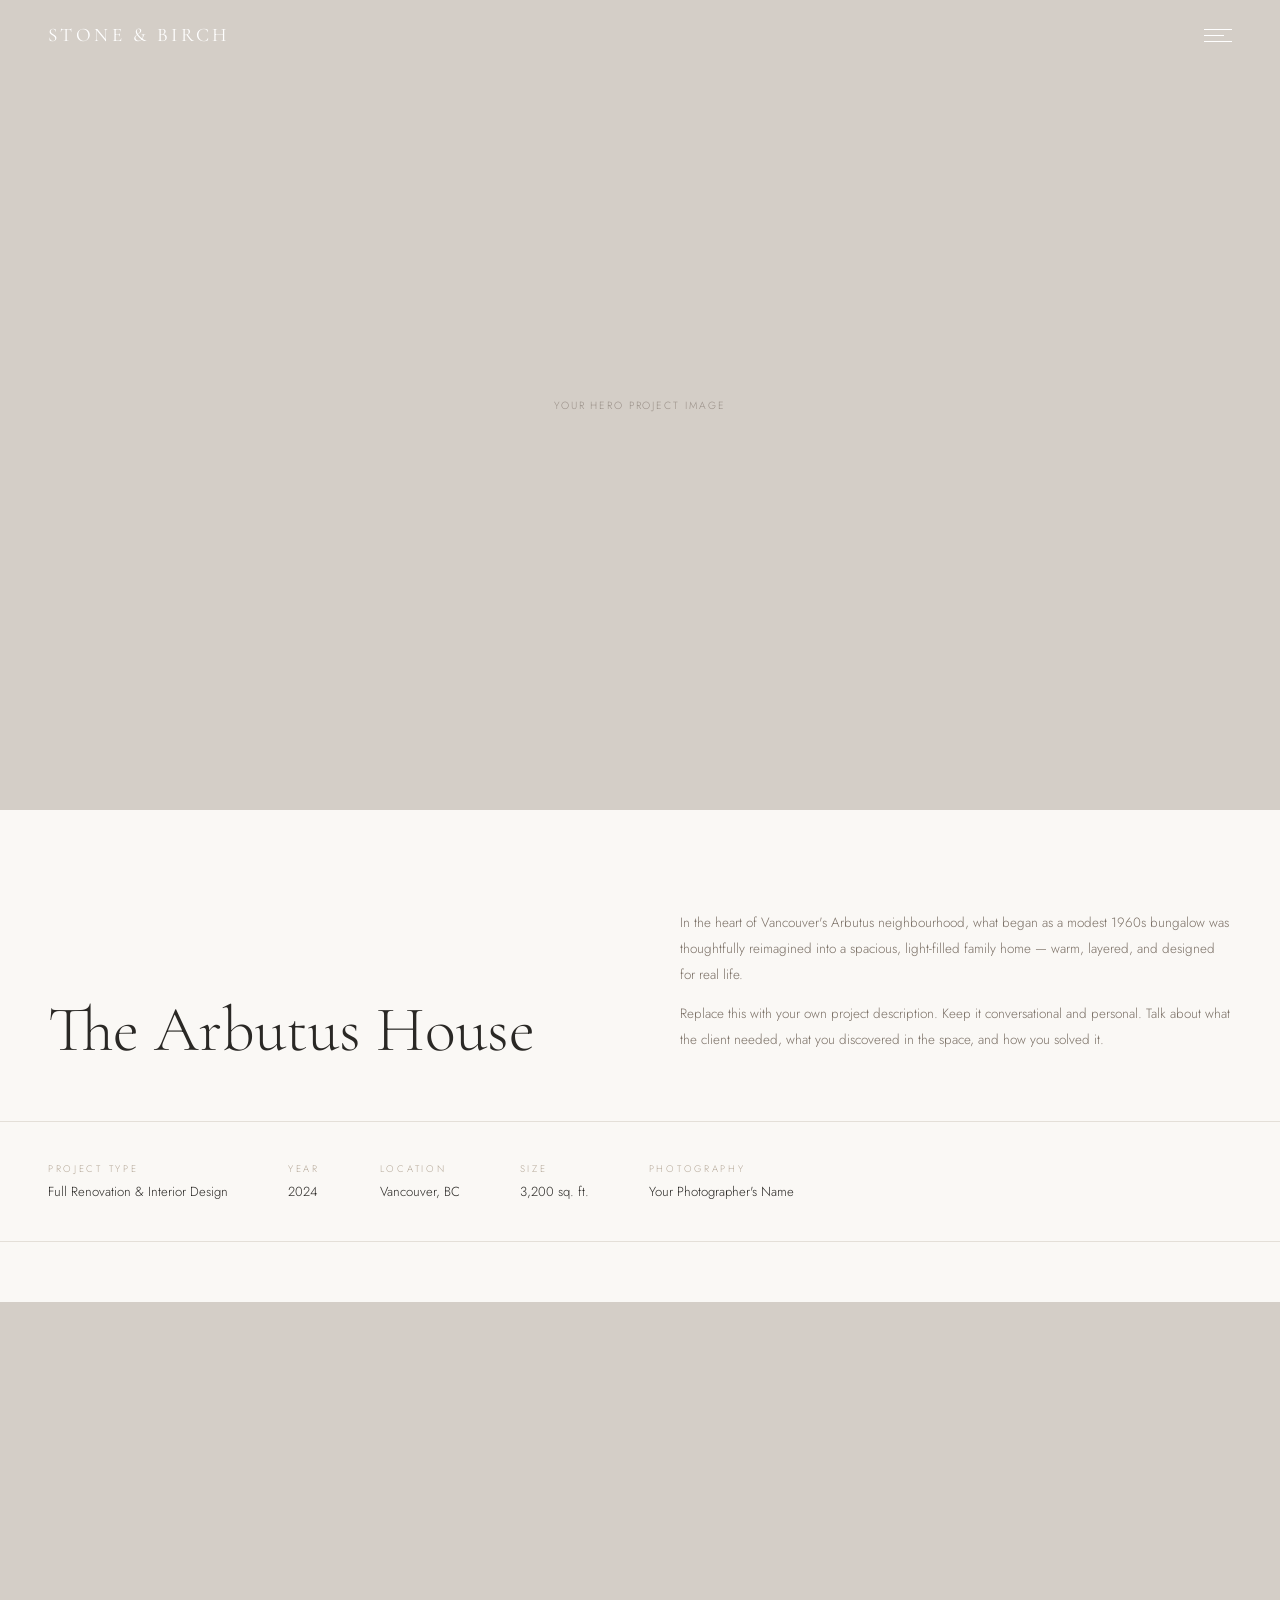
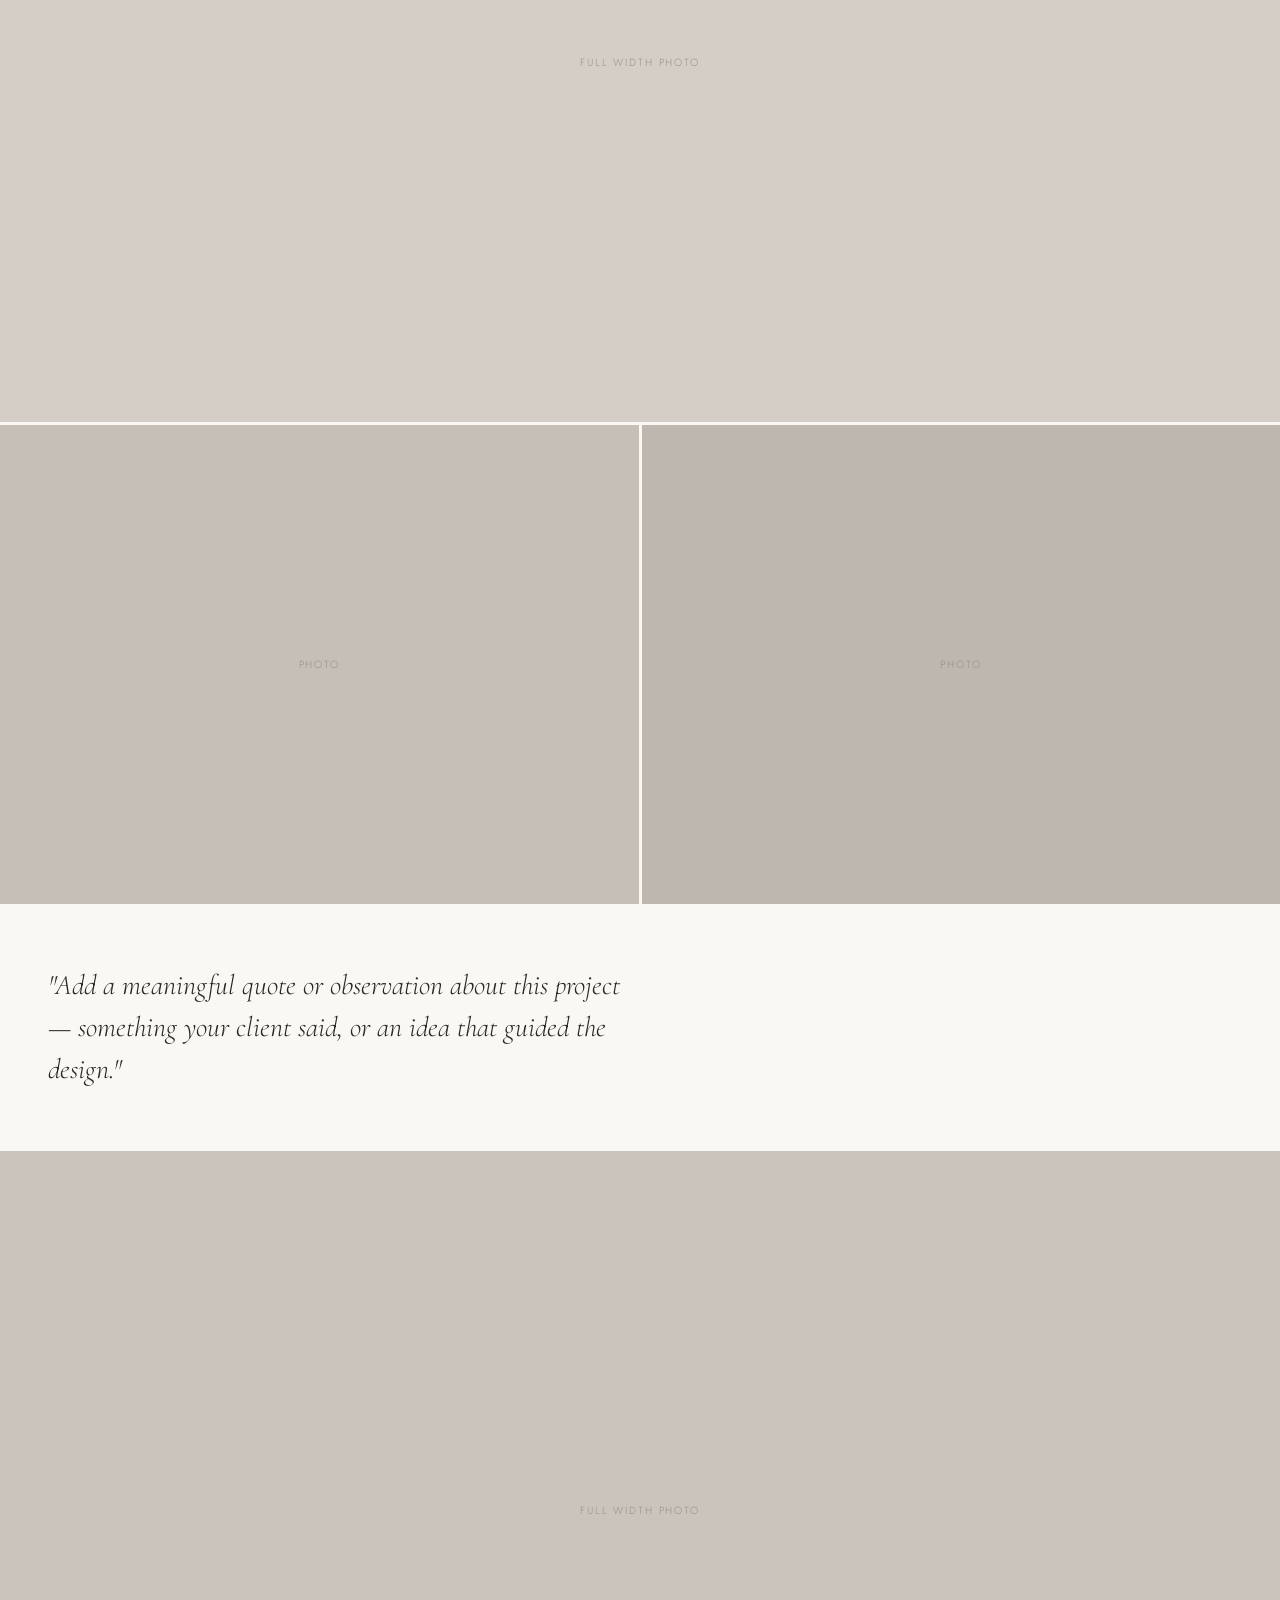
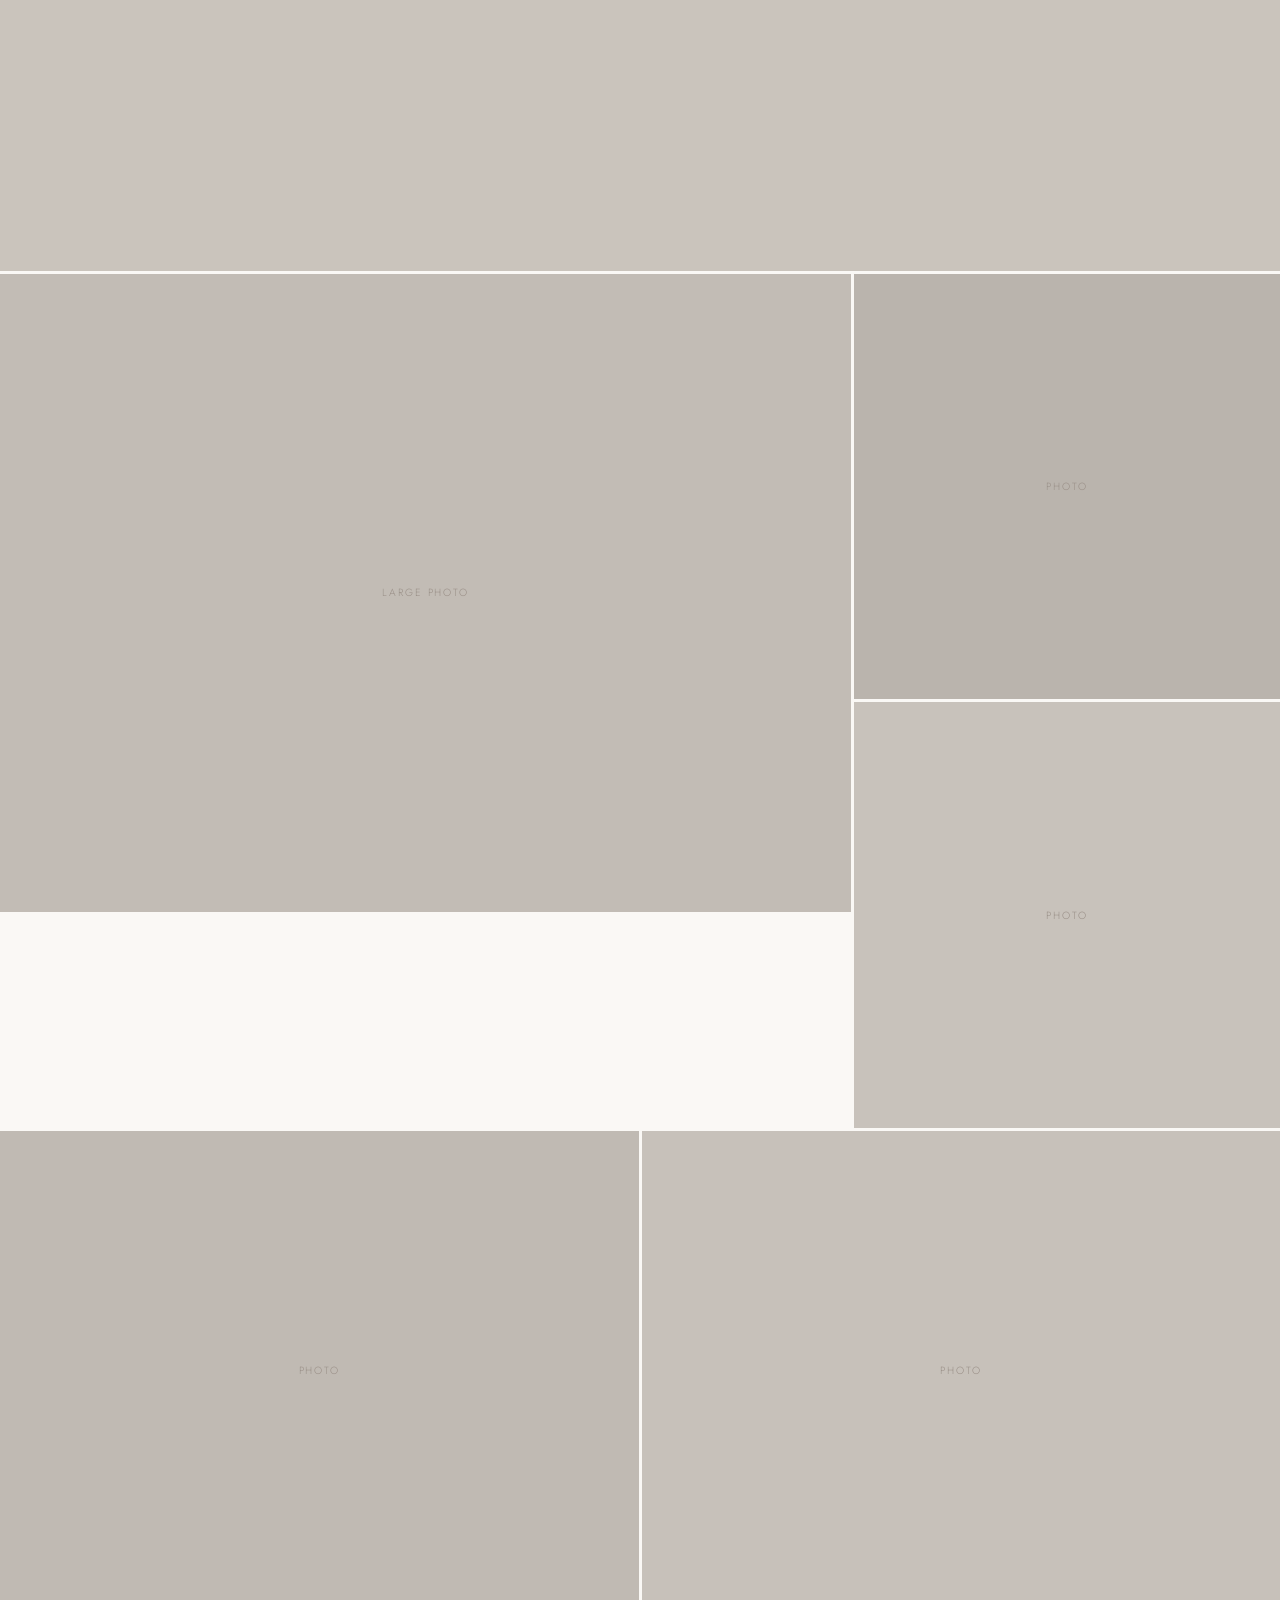
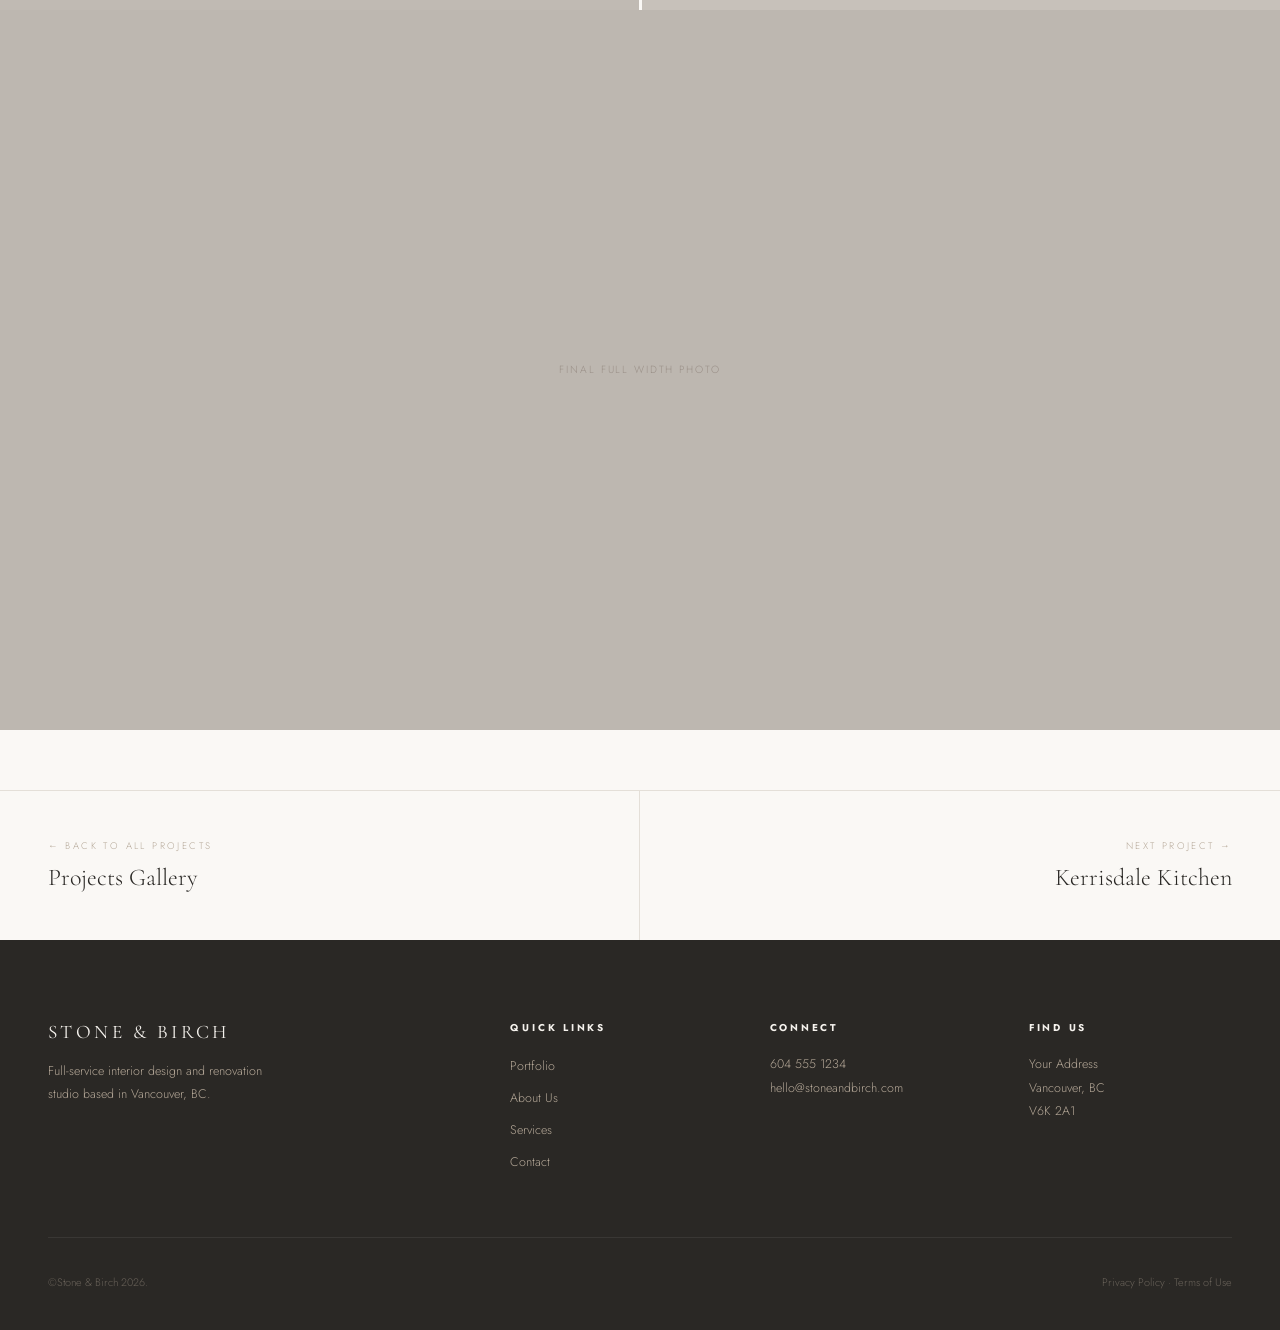
<file: project.html>
<!DOCTYPE html>
<html lang="en">
<head>
  <meta charset="UTF-8" />
  <meta name="viewport" content="width=device-width, initial-scale=1.0"/>
  <title>The Arbutus House — Stone & Birch</title>
  <link rel="preconnect" href="https://fonts.googleapis.com">
  <link rel="preconnect" href="https://fonts.gstatic.com" crossorigin>
  <link href="https://fonts.googleapis.com/css2?family=Cormorant+Garamond:ital,wght@0,300;0,400;0,500;1,300;1,400&family=Jost:wght@200;300;400&display=swap" rel="stylesheet">
  <link rel="stylesheet" href="style.css">
  <style>
    /* Project detail page */
    .proj-header {
      padding: 100px 48px 56px;
      display: grid;
      grid-template-columns: 1fr 1fr;
      gap: 80px;
      align-items: end;
      border-bottom: 1px solid #e4dfd8;
    }
    .proj-header h1 {
      font-family: 'Cormorant Garamond', serif;
      font-size: clamp(2.8rem, 5vw, 4.5rem);
      font-weight: 300;
      line-height: 1.1;
    }
    .proj-header .proj-summary {
      font-size: 0.84rem;
      line-height: 1.95;
      color: var(--mid);
    }
    .proj-header .proj-summary p { margin-bottom: 12px; }

    .proj-details {
      padding: 40px 48px;
      display: flex;
      gap: 60px;
      border-bottom: 1px solid #e4dfd8;
    }
    .proj-detail-item { }
    .proj-detail-item .label {
      font-size: 0.6rem;
      letter-spacing: 0.28em;
      text-transform: uppercase;
      color: var(--stone);
      margin-bottom: 6px;
    }
    .proj-detail-item .value {
      font-size: 0.82rem;
      color: var(--charcoal);
    }

    /* Photo grid */
    .photo-section {
      padding: 60px 0;
    }
    .photo-full {
      width: 100%;
      aspect-ratio: 16/9;
      overflow: hidden;
    }
    .photo-full img, .photo-full .img-box { width: 100%; height: 100%; object-fit: cover; }

    .photo-pair {
      display: grid;
      grid-template-columns: 1fr 1fr;
      gap: 3px;
      margin-top: 3px;
    }
    .photo-pair .photo-item {
      aspect-ratio: 4/3;
      overflow: hidden;
    }
    .photo-pair .photo-item img,
    .photo-pair .photo-item .img-box { width: 100%; height: 100%; object-fit: cover; }

    .photo-trio {
      display: grid;
      grid-template-columns: 2fr 1fr;
      gap: 3px;
      margin-top: 3px;
    }
    .photo-trio .photo-main { aspect-ratio: 4/3; overflow: hidden; }
    .photo-trio .photo-side { display: grid; gap: 3px; }
    .photo-trio .photo-small { aspect-ratio: 1; overflow: hidden; }
    .photo-trio img, .photo-trio .img-box { width: 100%; height: 100%; object-fit: cover; }

    /* Caption text area */
    .proj-caption {
      padding: 60px 48px;
      max-width: 680px;
    }
    .proj-caption p {
      font-family: 'Cormorant Garamond', serif;
      font-size: clamp(1.3rem, 2.2vw, 1.8rem);
      font-weight: 300;
      font-style: italic;
      line-height: 1.5;
      color: var(--charcoal);
    }

    /* Next project nav */
    .next-project {
      display: grid;
      grid-template-columns: 1fr 1fr;
      border-top: 1px solid #e4dfd8;
    }
    .next-proj-link {
      display: block;
      text-decoration: none;
      color: inherit;
      padding: 48px;
      transition: background 0.3s;
      border-right: 1px solid #e4dfd8;
    }
    .next-proj-link:last-child { border-right: none; }
    .next-proj-link:hover { background: var(--cream); }
    .next-proj-link .dir {
      font-size: 0.6rem;
      letter-spacing: 0.25em;
      text-transform: uppercase;
      color: var(--stone);
      margin-bottom: 10px;
      display: block;
    }
    .next-proj-link h4 {
      font-family: 'Cormorant Garamond', serif;
      font-size: 1.5rem;
      font-weight: 300;
    }
    .next-proj-link .arrow { margin-left: 8px; }

    @media (max-width: 960px) {
      .proj-header { grid-template-columns: 1fr; padding: 80px 24px 40px; gap: 32px; }
      .proj-details { padding: 32px 24px; flex-wrap: wrap; gap: 28px; }
      .proj-caption { padding: 48px 24px; }
      .photo-pair, .photo-trio { grid-template-columns: 1fr; }
      .next-project { grid-template-columns: 1fr; }
      .next-proj-link { border-right: none; border-bottom: 1px solid #e4dfd8; padding: 32px 24px; }
    }
  </style>
</head>
<body>

  <nav id="mainNav" class="dark scrolled">
    <a href="index.html" class="logo">Stone &amp; Birch</a>
    <button class="menu-btn" id="menuBtn" aria-label="Toggle menu">
      <span></span><span></span><span></span>
    </button>
  </nav>

  <div class="menu-overlay" id="menuOverlay">
    <ul class="menu-links">
      <li><a href="index.html" onclick="closeMenu()">Home</a></li>
      <li><a href="projects.html" onclick="closeMenu()">Projects</a></li>
      <li><a href="about.html" onclick="closeMenu()">About</a></li>
      <li><a href="process.html" onclick="closeMenu()">Process</a></li>
      <li><a href="services.html" onclick="closeMenu()">Services</a></li>
      <li><a href="press.html" onclick="closeMenu()">Press</a></li>
      <li><a href="connect.html" onclick="closeMenu()">Connect</a></li>
    </ul>
    <div class="menu-footer">
      <p><a href="tel:+16045551234">604 555 1234</a><br><a href="mailto:hello@stoneandbirch.com">hello@stoneandbirch.com</a></p>
      <p style="text-align:right;"><a href="#">Instagram</a>&nbsp;&nbsp;<a href="#">Pinterest</a></p>
    </div>
  </div>

  <!-- HERO -->
  <div style="width:100%; height:90vh; overflow:hidden;">
    <div class="img-box" style="height:100%;">Your Hero Project Image</div>
  </div>

  <!-- PROJECT HEADER -->
  <div class="proj-header">
    <h1>The Arbutus House</h1>
    <div class="proj-summary">
      <p>In the heart of Vancouver's Arbutus neighbourhood, what began as a modest 1960s bungalow was thoughtfully reimagined into a spacious, light-filled family home — warm, layered, and designed for real life.</p>
      <p>Replace this with your own project description. Keep it conversational and personal. Talk about what the client needed, what you discovered in the space, and how you solved it.</p>
    </div>
  </div>

  <!-- PROJECT DETAILS -->
  <div class="proj-details">
    <div class="proj-detail-item">
      <div class="label">Project Type</div>
      <div class="value">Full Renovation &amp; Interior Design</div>
    </div>
    <div class="proj-detail-item">
      <div class="label">Year</div>
      <div class="value">2024</div>
    </div>
    <div class="proj-detail-item">
      <div class="label">Location</div>
      <div class="value">Vancouver, BC</div>
    </div>
    <div class="proj-detail-item">
      <div class="label">Size</div>
      <div class="value">3,200 sq. ft.</div>
    </div>
    <div class="proj-detail-item">
      <div class="label">Photography</div>
      <div class="value">Your Photographer's Name</div>
    </div>
  </div>

  <!-- PHOTOS -->
  <div class="photo-section">
    <!-- Full width -->
    <div class="photo-full">
      <div class="img-box">Full Width Photo</div>
    </div>

    <!-- Pair -->
    <div class="photo-pair">
      <div class="photo-item"><div class="img-box" style="background:#c5bfb8;">Photo</div></div>
      <div class="photo-item"><div class="img-box" style="background:#bdb7b0;">Photo</div></div>
    </div>

    <!-- Caption quote -->
    <div class="proj-caption">
      <p>"Add a meaningful quote or observation about this project — something your client said, or an idea that guided the design."</p>
    </div>

    <!-- Full width -->
    <div class="photo-full">
      <div class="img-box" style="background:#cac4bc;">Full Width Photo</div>
    </div>

    <!-- Trio: big left, two stacked right -->
    <div class="photo-trio">
      <div class="photo-main"><div class="img-box" style="background:#c2bcb5;">Large Photo</div></div>
      <div class="photo-side">
        <div class="photo-small"><div class="img-box" style="background:#bab4ad;">Photo</div></div>
        <div class="photo-small"><div class="img-box" style="background:#c8c2bb;">Photo</div></div>
      </div>
    </div>

    <!-- Pair -->
    <div class="photo-pair">
      <div class="photo-item"><div class="img-box" style="background:#c0bab3;">Photo</div></div>
      <div class="photo-item"><div class="img-box" style="background:#c7c1ba;">Photo</div></div>
    </div>

    <!-- Full width -->
    <div class="photo-full">
      <div class="img-box" style="background:#bdb7b0;">Final Full Width Photo</div>
    </div>
  </div>

  <!-- NEXT / PREV PROJECT -->
  <div class="next-project">
    <a href="projects.html" class="next-proj-link">
      <span class="dir">← Back to all projects</span>
      <h4>Projects Gallery</h4>
    </a>
    <a href="project.html" class="next-proj-link" style="text-align:right;">
      <span class="dir">Next project →</span>
      <h4>Kerrisdale Kitchen</h4>
    </a>
  </div>

  <!-- FOOTER -->
  <footer>
    <div class="footer-top">
      <div class="footer-brand">
        <a href="index.html" class="logo" style="color:var(--cream);">Stone &amp; Birch</a>
        <p>Full-service interior design and renovation studio based in Vancouver, BC.</p>
      </div>
      <div class="footer-col">
        <h4>Quick Links</h4>
        <ul>
          <li><a href="projects.html">Portfolio</a></li>
          <li><a href="about.html">About Us</a></li>
          <li><a href="services.html">Services</a></li>
          <li><a href="connect.html">Contact</a></li>
        </ul>
      </div>
      <div class="footer-col">
        <h4>Connect</h4>
        <p><a href="tel:+16045551234">604 555 1234</a><br><a href="mailto:hello@stoneandbirch.com">hello@stoneandbirch.com</a></p>
      </div>
      <div class="footer-col">
        <h4>Find Us</h4>
        <p>Your Address<br>Vancouver, BC<br>V6K 2A1</p>
      </div>
    </div>
    <div class="footer-bottom">
      <span>©Stone &amp; Birch 2026.</span>
      <span><a href="#">Privacy Policy</a>&nbsp;·&nbsp;<a href="#">Terms of Use</a></span>
    </div>
  </footer>

  <script src="main.js"></script>
</body>
</html>
</file>
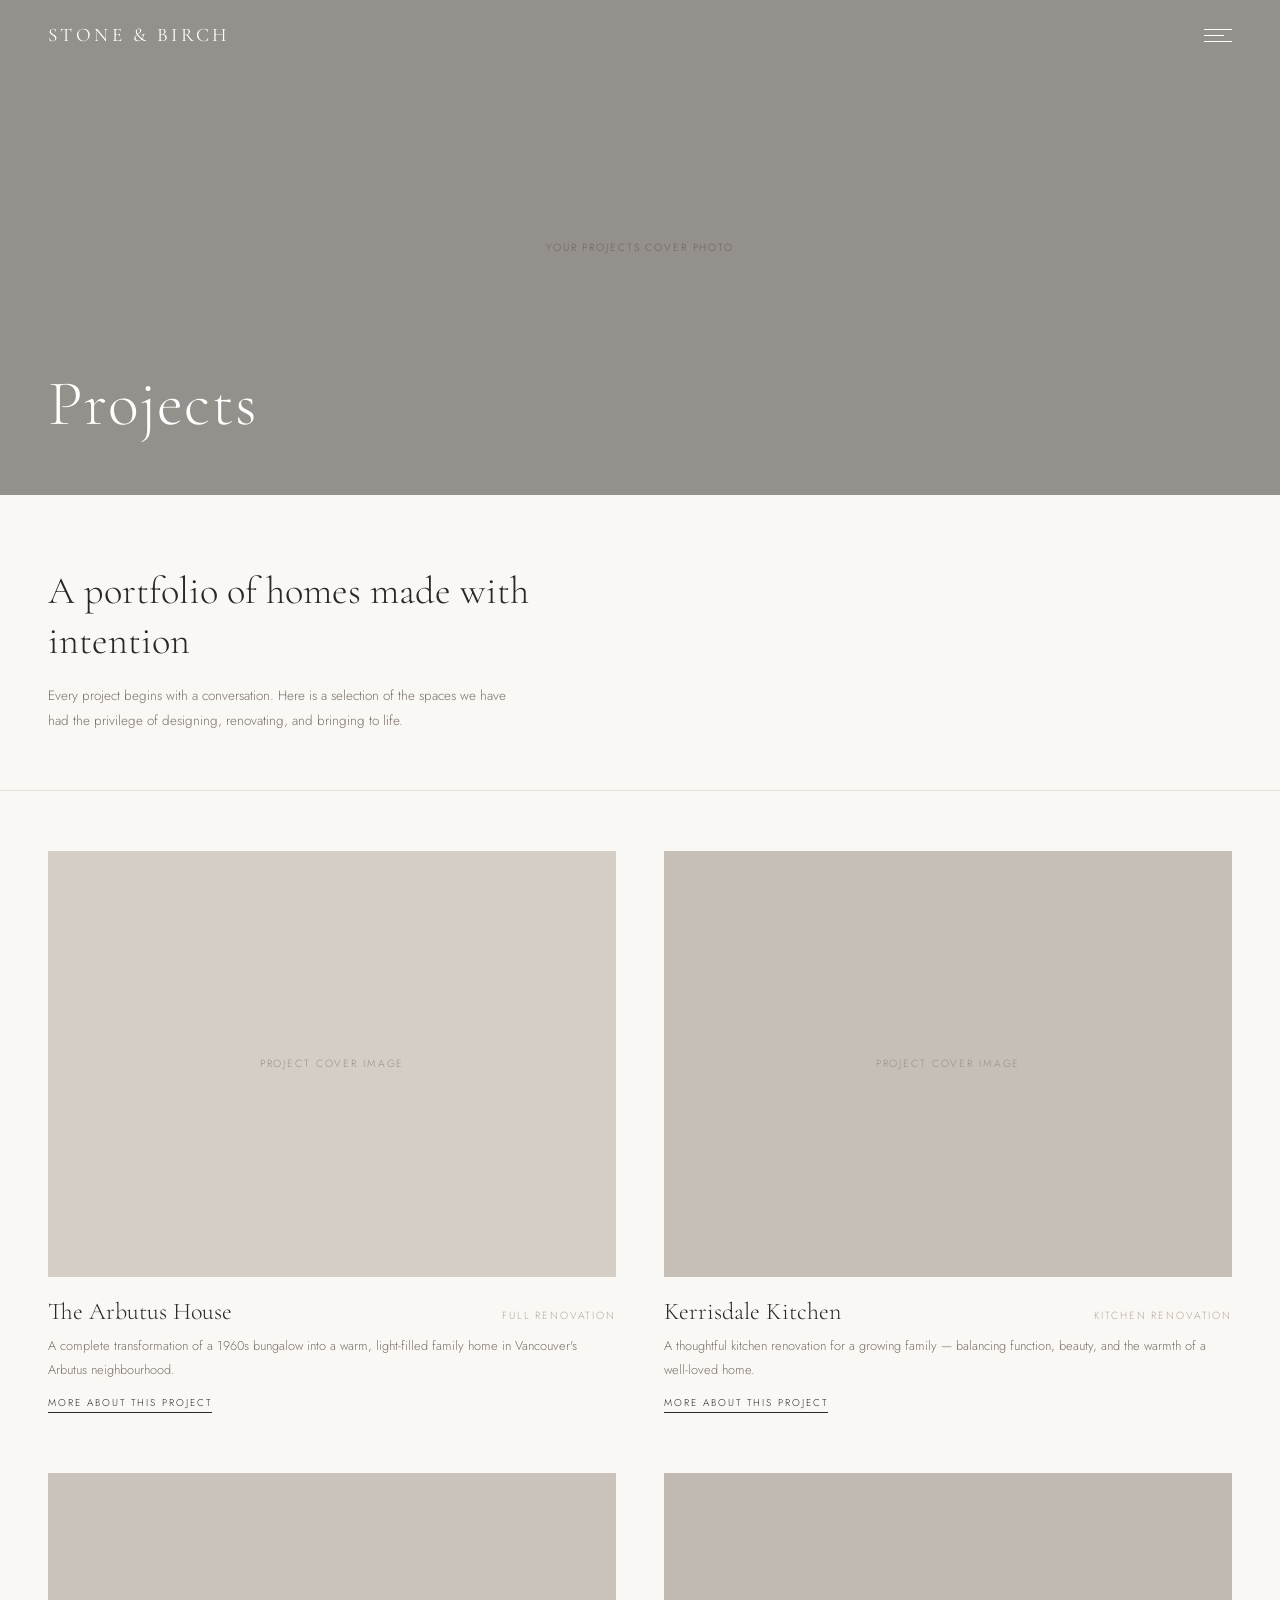
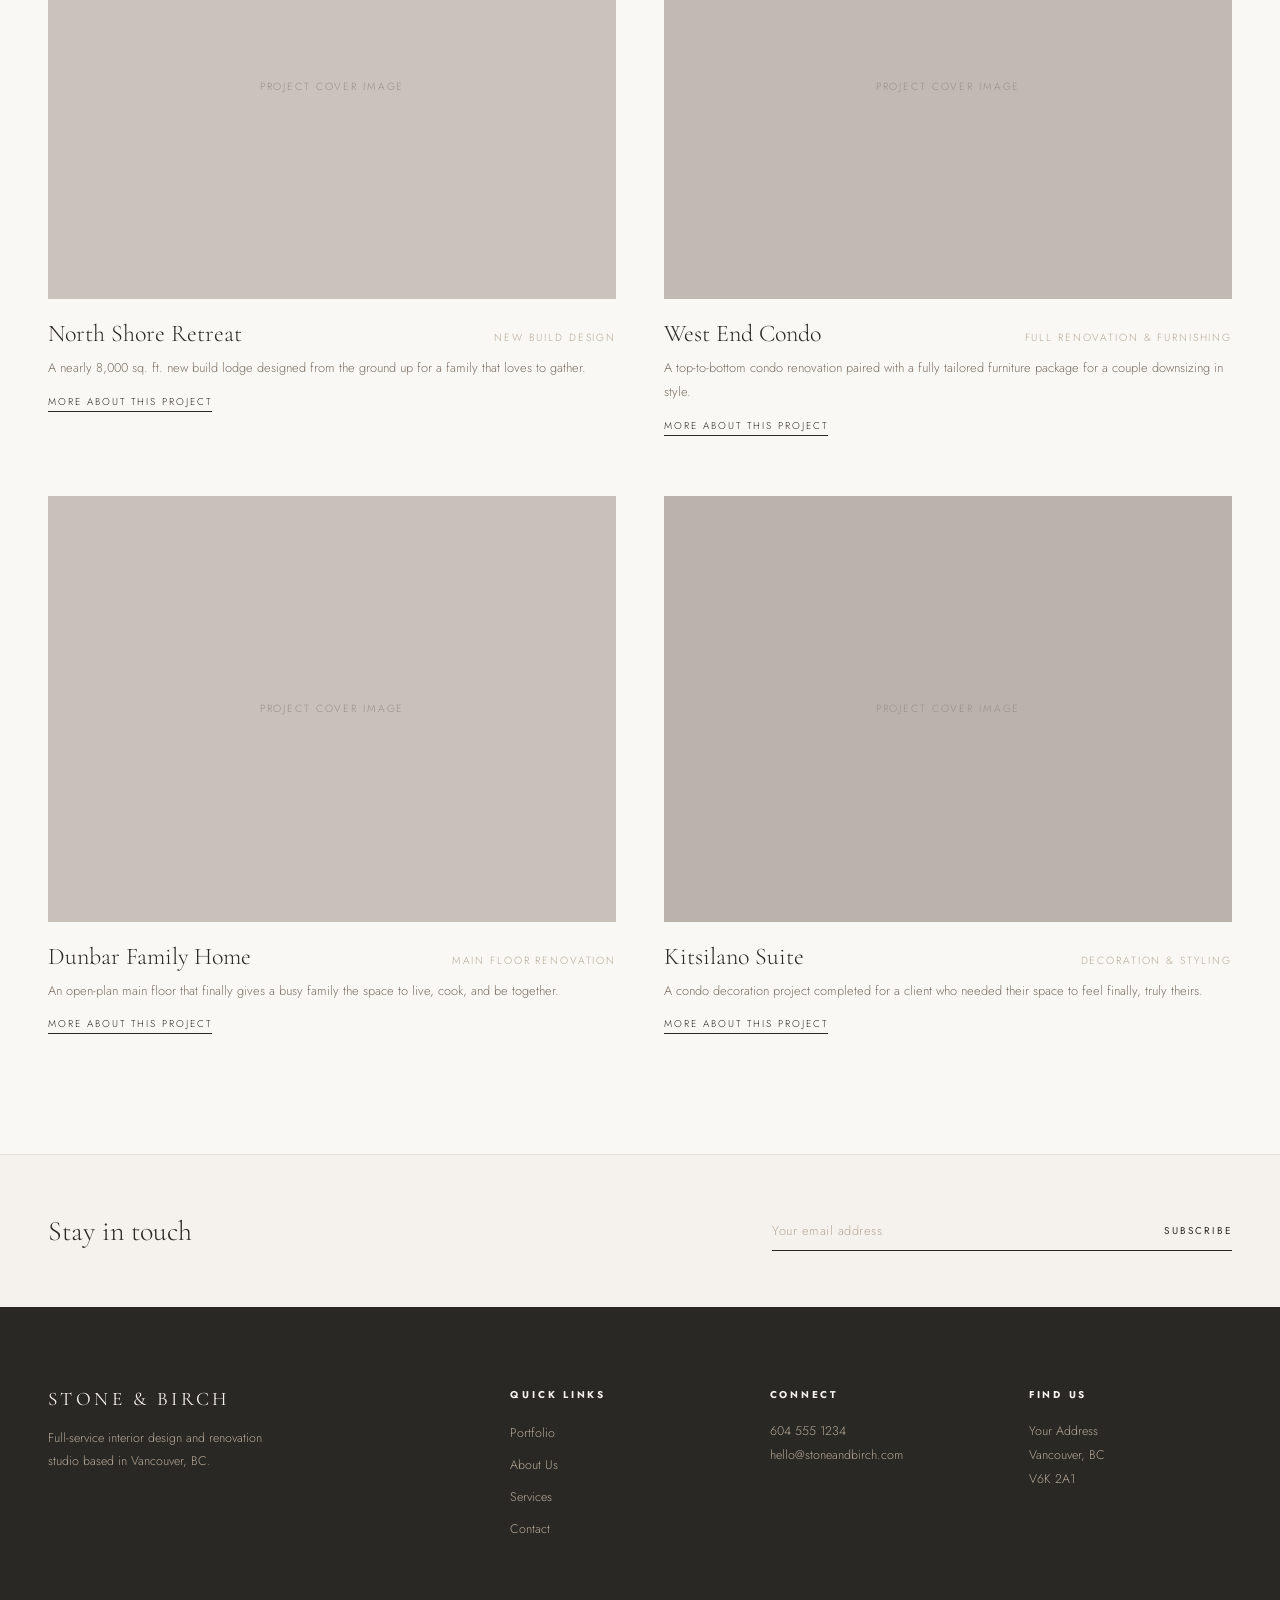
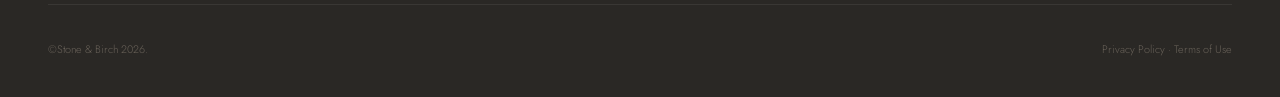
<file: projects.html>
<!DOCTYPE html>
<html lang="en">
<head>
  <meta charset="UTF-8" />
  <meta name="viewport" content="width=device-width, initial-scale=1.0"/>
  <title>Projects — Stone & Birch</title>
  <link rel="preconnect" href="https://fonts.googleapis.com">
  <link rel="preconnect" href="https://fonts.gstatic.com" crossorigin>
  <link href="https://fonts.googleapis.com/css2?family=Cormorant+Garamond:ital,wght@0,300;0,400;0,500;1,300;1,400&family=Jost:wght@200;300;400&display=swap" rel="stylesheet">
  <link rel="stylesheet" href="style.css">
  <style>
    /* Projects-specific styles */
    .projects-intro {
      padding: 60px 48px 56px;
      border-bottom: 1px solid #e4dfd8;
    }
    .projects-intro h2 {
      font-family: 'Cormorant Garamond', serif;
      font-size: clamp(1.8rem, 3vw, 2.6rem);
      font-weight: 300;
      line-height: 1.3;
      max-width: 600px;
      margin-bottom: 16px;
    }
    .projects-intro p {
      font-size: 0.84rem;
      color: var(--mid);
      line-height: 1.9;
      max-width: 480px;
    }

    /* Full projects grid on projects page */
    .all-projects {
      padding: 60px 48px 120px;
      display: grid;
      grid-template-columns: repeat(2, 1fr);
      gap: 60px 48px;
    }

    .proj-item { text-decoration: none; color: inherit; display: block; }
    .proj-item:hover .proj-img img,
    .proj-item:hover .proj-img .img-box { transform: scale(1.04); }
    .proj-item:hover .proj-item-title::after { width: 100%; }

    .proj-img {
      overflow: hidden;
      aspect-ratio: 4/3;
      margin-bottom: 20px;
      position: relative;
    }
    .proj-img img, .proj-img .img-box {
      width: 100%;
      height: 100%;
      object-fit: cover;
      transition: transform 0.75s cubic-bezier(0.16, 1, 0.3, 1);
    }

    /* Hover second image */
    .proj-img .img-hover {
      position: absolute;
      inset: 0;
      opacity: 0;
      transition: opacity 0.5s ease;
    }
    .proj-item:hover .proj-img .img-hover { opacity: 1; }

    .proj-meta {
      display: flex;
      justify-content: space-between;
      align-items: baseline;
      margin-bottom: 8px;
    }
    .proj-item-title {
      font-family: 'Cormorant Garamond', serif;
      font-size: 1.5rem;
      font-weight: 300;
      position: relative;
      display: inline-block;
    }
    .proj-item-title::after {
      content: '';
      position: absolute;
      bottom: -2px; left: 0;
      height: 1px;
      width: 0;
      background: var(--charcoal);
      transition: width 0.4s ease;
    }
    .proj-type {
      font-size: 0.65rem;
      letter-spacing: 0.18em;
      text-transform: uppercase;
      color: var(--stone);
    }
    .proj-desc {
      font-size: 0.8rem;
      line-height: 1.85;
      color: var(--mid);
      margin-top: 6px;
    }
    .proj-link {
      display: inline-block;
      margin-top: 14px;
      font-size: 0.62rem;
      letter-spacing: 0.2em;
      text-transform: uppercase;
      color: var(--charcoal);
      border-bottom: 1px solid var(--charcoal);
      padding-bottom: 2px;
      transition: color 0.3s;
    }
    .proj-item:hover .proj-link { color: var(--stone); border-color: var(--stone); }

    @media (max-width: 960px) {
      .all-projects { grid-template-columns: 1fr; padding: 48px 24px 80px; gap: 48px; }
      .projects-intro { padding: 40px 24px 40px; }
    }
  </style>
</head>
<body>

  <nav id="mainNav" class="dark scrolled">
    <a href="index.html" class="logo">Stone &amp; Birch</a>
    <button class="menu-btn" id="menuBtn" aria-label="Toggle menu">
      <span></span><span></span><span></span>
    </button>
  </nav>

  <div class="menu-overlay" id="menuOverlay">
    <ul class="menu-links">
      <li><a href="index.html" onclick="closeMenu()">Home</a></li>
      <li><a href="projects.html" onclick="closeMenu()">Projects</a></li>
      <li><a href="about.html" onclick="closeMenu()">About</a></li>
      <li><a href="process.html" onclick="closeMenu()">Process</a></li>
      <li><a href="services.html" onclick="closeMenu()">Services</a></li>
      <li><a href="press.html" onclick="closeMenu()">Press</a></li>
      <li><a href="connect.html" onclick="closeMenu()">Connect</a></li>
    </ul>
    <div class="menu-footer">
      <p><a href="tel:+16045551234">604 555 1234</a><br><a href="mailto:hello@stoneandbirch.com">hello@stoneandbirch.com</a></p>
      <p style="text-align:right;"><a href="#">Instagram</a>&nbsp;&nbsp;<a href="#">Pinterest</a><br><a href="#">Houzz</a>&nbsp;&nbsp;<a href="#">LinkedIn</a></p>
    </div>
  </div>

  <!-- PAGE HERO -->
  <div class="page-hero" style="height:55vh;">
    <div class="img-box">Your Projects Cover Photo</div>
    <div class="page-hero-overlay"></div>
    <div class="page-hero-title">
      <h1>Projects</h1>
    </div>
  </div>

  <!-- INTRO TEXT -->
  <div class="projects-intro" style="padding-top:72px;">
    <h2>A portfolio of homes made with intention</h2>
    <p>Every project begins with a conversation. Here is a selection of the spaces we have had the privilege of designing, renovating, and bringing to life.</p>
  </div>

  <!-- ALL PROJECTS GRID -->
  <div class="all-projects">

    <!-- Repeat this block for each project. Replace img-box with <img> tags. -->

    <a href="project.html" class="proj-item">
      <div class="proj-img">
        <div class="img-box">Project Cover Image</div>
        <div class="img-hover img-box" style="background:#bfb9b2; position:absolute; inset:0;">Hover Image</div>
      </div>
      <div class="proj-meta">
        <span class="proj-item-title">The Arbutus House</span>
        <span class="proj-type">Full Renovation</span>
      </div>
      <p class="proj-desc">A complete transformation of a 1960s bungalow into a warm, light-filled family home in Vancouver's Arbutus neighbourhood.</p>
      <span class="proj-link">More about this project</span>
    </a>

    <a href="project.html" class="proj-item">
      <div class="proj-img">
        <div class="img-box" style="background:#c5bfb8;">Project Cover Image</div>
        <div class="img-hover img-box" style="background:#b8b2ab; position:absolute; inset:0;">Hover Image</div>
      </div>
      <div class="proj-meta">
        <span class="proj-item-title">Kerrisdale Kitchen</span>
        <span class="proj-type">Kitchen Renovation</span>
      </div>
      <p class="proj-desc">A thoughtful kitchen renovation for a growing family — balancing function, beauty, and the warmth of a well-loved home.</p>
      <span class="proj-link">More about this project</span>
    </a>

    <a href="project.html" class="proj-item">
      <div class="proj-img">
        <div class="img-box" style="background:#cac3bb;">Project Cover Image</div>
        <div class="img-hover img-box" style="background:#bdb6ae; position:absolute; inset:0;">Hover Image</div>
      </div>
      <div class="proj-meta">
        <span class="proj-item-title">North Shore Retreat</span>
        <span class="proj-type">New Build Design</span>
      </div>
      <p class="proj-desc">A nearly 8,000 sq. ft. new build lodge designed from the ground up for a family that loves to gather.</p>
      <span class="proj-link">More about this project</span>
    </a>

    <a href="project.html" class="proj-item">
      <div class="proj-img">
        <div class="img-box" style="background:#c0bab3;">Project Cover Image</div>
        <div class="img-hover img-box" style="background:#b3ada6; position:absolute; inset:0;">Hover Image</div>
      </div>
      <div class="proj-meta">
        <span class="proj-item-title">West End Condo</span>
        <span class="proj-type">Full Renovation &amp; Furnishing</span>
      </div>
      <p class="proj-desc">A top-to-bottom condo renovation paired with a fully tailored furniture package for a couple downsizing in style.</p>
      <span class="proj-link">More about this project</span>
    </a>

    <a href="project.html" class="proj-item">
      <div class="proj-img">
        <div class="img-box" style="background:#c7c1ba;">Project Cover Image</div>
        <div class="img-hover img-box" style="background:#bbb5ae; position:absolute; inset:0;">Hover Image</div>
      </div>
      <div class="proj-meta">
        <span class="proj-item-title">Dunbar Family Home</span>
        <span class="proj-type">Main Floor Renovation</span>
      </div>
      <p class="proj-desc">An open-plan main floor that finally gives a busy family the space to live, cook, and be together.</p>
      <span class="proj-link">More about this project</span>
    </a>

    <a href="project.html" class="proj-item">
      <div class="proj-img">
        <div class="img-box" style="background:#b9b3ac;">Project Cover Image</div>
        <div class="img-hover img-box" style="background:#ada7a0; position:absolute; inset:0;">Hover Image</div>
      </div>
      <div class="proj-meta">
        <span class="proj-item-title">Kitsilano Suite</span>
        <span class="proj-type">Decoration &amp; Styling</span>
      </div>
      <p class="proj-desc">A condo decoration project completed for a client who needed their space to feel finally, truly theirs.</p>
      <span class="proj-link">More about this project</span>
    </a>

  </div>

  <!-- FOOTER -->
  <div class="subscribe-bar">
    <h3>Stay in touch</h3>
    <form class="subscribe-form" onsubmit="return false;">
      <input type="email" placeholder="Your email address">
      <button type="submit">Subscribe</button>
    </form>
  </div>
  <footer>
    <div class="footer-top">
      <div class="footer-brand">
        <a href="index.html" class="logo" style="color:var(--cream);">Stone &amp; Birch</a>
        <p>Full-service interior design and renovation studio based in Vancouver, BC.</p>
      </div>
      <div class="footer-col">
        <h4>Quick Links</h4>
        <ul>
          <li><a href="projects.html">Portfolio</a></li>
          <li><a href="about.html">About Us</a></li>
          <li><a href="services.html">Services</a></li>
          <li><a href="connect.html">Contact</a></li>
        </ul>
      </div>
      <div class="footer-col">
        <h4>Connect</h4>
        <p><a href="tel:+16045551234">604 555 1234</a><br><a href="mailto:hello@stoneandbirch.com">hello@stoneandbirch.com</a></p>
      </div>
      <div class="footer-col">
        <h4>Find Us</h4>
        <p>Your Address<br>Vancouver, BC<br>V6K 2A1</p>
      </div>
    </div>
    <div class="footer-bottom">
      <span>©Stone &amp; Birch 2026.</span>
      <span><a href="#">Privacy Policy</a>&nbsp;·&nbsp;<a href="#">Terms of Use</a></span>
    </div>
  </footer>

  <script src="main.js"></script>
</body>
</html>
</file>
<file: style.css>
/* ─────────────────────────────────────
   STONE & BIRCH — Global Styles
   ───────────────────────────────────── */

*, *::before, *::after { box-sizing: border-box; margin: 0; padding: 0; }

:root {
  --cream: #f5f2ed;
  --stone: #b5a898;
  --charcoal: #2a2825;
  --warm-white: #faf8f5;
  --mid: #7a6f65;
  --nav-h: 70px;
}

html { scroll-behavior: smooth; }

body {
  font-family: 'Jost', sans-serif;
  font-weight: 300;
  background: var(--warm-white);
  color: var(--charcoal);
  overflow-x: hidden;
}

/* ─── PLACEHOLDER IMAGE BOXES ─── */
.img-box {
  width: 100%;
  height: 100%;
  background: #d4cec7;
  display: flex;
  align-items: center;
  justify-content: center;
  font-size: 0.65rem;
  letter-spacing: 0.18em;
  text-transform: uppercase;
  color: #9a9088;
  font-family: 'Jost', sans-serif;
}

/* ─── NAV ─── */
nav {
  position: fixed;
  top: 0; left: 0; right: 0;
  z-index: 1000;
  display: flex;
  align-items: center;
  justify-content: space-between;
  padding: 0 48px;
  height: var(--nav-h);
  transition: background 0.4s;
}
nav.scrolled {
  background: rgba(250,248,245,0.95);
  backdrop-filter: blur(8px);
  border-bottom: 1px solid rgba(0,0,0,0.06);
}

.logo {
  font-family: 'Cormorant Garamond', serif;
  font-size: 1.2rem;
  font-weight: 400;
  letter-spacing: 0.18em;
  text-transform: uppercase;
  text-decoration: none;
  transition: color 0.4s;
}
nav.light .logo { color: #fff; }
nav.dark .logo, nav.scrolled .logo { color: var(--charcoal); }

.menu-btn {
  background: none;
  border: none;
  cursor: pointer;
  display: flex;
  flex-direction: column;
  gap: 5px;
  padding: 4px 0;
  transition: color 0.3s;
}
.menu-btn span {
  display: block;
  height: 1px;
  background: currentColor;
  transition: width 0.3s, transform 0.35s, opacity 0.3s;
}
.menu-btn span:nth-child(1) { width: 28px; }
.menu-btn span:nth-child(2) { width: 20px; }
.menu-btn span:nth-child(3) { width: 28px; }
nav.light .menu-btn { color: #fff; }
nav.dark .menu-btn, nav.scrolled .menu-btn { color: var(--charcoal); }

.menu-btn.open span:nth-child(1) { width: 28px; transform: translateY(6px) rotate(45deg); }
.menu-btn.open span:nth-child(2) { opacity: 0; }
.menu-btn.open span:nth-child(3) { width: 28px; transform: translateY(-6px) rotate(-45deg); }

/* ─── MENU OVERLAY ─── */
.menu-overlay {
  position: fixed;
  inset: 0;
  background: var(--charcoal);
  z-index: 900;
  display: flex;
  align-items: center;
  justify-content: center;
  opacity: 0;
  pointer-events: none;
  transition: opacity 0.45s ease;
}
.menu-overlay.open { opacity: 1; pointer-events: all; }

.menu-links {
  list-style: none;
  text-align: center;
}
.menu-links li { overflow: hidden; }
.menu-links a {
  display: block;
  font-family: 'Cormorant Garamond', serif;
  font-size: clamp(2.4rem, 5vw, 4rem);
  font-weight: 300;
  color: var(--cream);
  text-decoration: none;
  letter-spacing: 0.04em;
  line-height: 1.3;
  padding: 0.08em 0;
  transform: translateY(110%);
  transition: transform 0.65s cubic-bezier(0.16, 1, 0.3, 1), color 0.3s;
}
.menu-links a:hover { color: var(--stone); }
.menu-overlay.open .menu-links a { transform: translateY(0); }
.menu-links li:nth-child(1) a { transition-delay: 0.04s; }
.menu-links li:nth-child(2) a { transition-delay: 0.08s; }
.menu-links li:nth-child(3) a { transition-delay: 0.12s; }
.menu-links li:nth-child(4) a { transition-delay: 0.16s; }
.menu-links li:nth-child(5) a { transition-delay: 0.20s; }
.menu-links li:nth-child(6) a { transition-delay: 0.24s; }
.menu-links li:nth-child(7) a { transition-delay: 0.28s; }

.menu-footer {
  position: absolute;
  bottom: 40px;
  left: 48px;
  right: 48px;
  display: flex;
  justify-content: space-between;
  align-items: flex-end;
}
.menu-footer p { font-size: 0.75rem; color: var(--stone); letter-spacing: 0.08em; line-height: 1.9; }
.menu-footer a { color: var(--stone); text-decoration: none; transition: color 0.3s; }
.menu-footer a:hover { color: var(--cream); }

/* ─── HERO SLIDER ─── */
.hero {
  position: relative;
  width: 100%;
  height: 100vh;
  overflow: hidden;
  background: #1e1c1a;
}
.slide {
  position: absolute;
  inset: 0;
  opacity: 0;
  transition: opacity 1.4s ease;
}
.slide.active { opacity: 1; z-index: 1; }
.slide img, .slide .img-box {
  width: 100%;
  height: 100%;
  object-fit: cover;
  transform: scale(1.06);
  transition: transform 9s ease;
}
.slide.active img, .slide.active .img-box { transform: scale(1); }
.slide-overlay {
  position: absolute;
  inset: 0;
  background: linear-gradient(to bottom, rgba(0,0,0,0.1) 0%, rgba(0,0,0,0.35) 100%);
  z-index: 2;
}
.slide-counter {
  position: absolute;
  bottom: 80px;
  right: 48px;
  color: rgba(255,255,255,0.55);
  font-size: 0.68rem;
  letter-spacing: 0.2em;
  z-index: 10;
}
.slide-dots {
  position: absolute;
  bottom: 28px;
  left: 50%;
  transform: translateX(-50%);
  display: flex;
  gap: 8px;
  z-index: 10;
}
.dot {
  width: 5px;
  height: 5px;
  border-radius: 50%;
  background: rgba(255,255,255,0.35);
  cursor: pointer;
  transition: background 0.3s, transform 0.3s;
}
.dot.active { background: #fff; transform: scale(1.5); }
.progress-bar {
  position: absolute;
  bottom: 0; left: 0;
  height: 2px;
  background: rgba(255,255,255,0.5);
  width: 0%;
  z-index: 10;
}

/* ─── INTRO ─── */
.intro {
  padding: 110px 48px 90px;
  max-width: 860px;
}
.intro h2 {
  font-family: 'Cormorant Garamond', serif;
  font-size: clamp(1.9rem, 3.5vw, 3rem);
  font-weight: 300;
  line-height: 1.35;
  margin-bottom: 28px;
}
.intro h2 em { font-style: italic; }
.intro p {
  font-size: 0.875rem;
  line-height: 1.95;
  color: var(--mid);
  max-width: 520px;
}

/* ─── BTN LINK ─── */
.btn-link {
  display: inline-block;
  margin-top: 36px;
  font-size: 0.68rem;
  letter-spacing: 0.22em;
  text-transform: uppercase;
  color: var(--charcoal);
  text-decoration: none;
  border-bottom: 1px solid var(--charcoal);
  padding-bottom: 3px;
  transition: color 0.3s, border-color 0.3s;
}
.btn-link:hover { color: var(--stone); border-color: var(--stone); }

/* ─── SECTION LABEL ─── */
.section-label {
  padding: 0 48px 36px;
  display: flex;
  align-items: center;
  gap: 20px;
}
.section-label span {
  font-size: 0.62rem;
  letter-spacing: 0.32em;
  text-transform: uppercase;
  color: var(--stone);
  white-space: nowrap;
}
.section-label::after {
  content: '';
  flex: 1;
  height: 1px;
  background: #e2ddd7;
}

/* ─── PROJECTS GRID ─── */
.projects-grid {
  padding: 0 0 80px;
  display: grid;
  grid-template-columns: repeat(2, 1fr);
  gap: 3px;
}
.project-card {
  position: relative;
  overflow: hidden;
  aspect-ratio: 4/3;
  display: block;
  text-decoration: none;
  background: #ccc;
}
.project-card--wide { grid-column: 1 / 3; aspect-ratio: 16/7; }
.project-card img, .project-card .img-box {
  width: 100%;
  height: 100%;
  object-fit: cover;
  transition: transform 0.85s cubic-bezier(0.16, 1, 0.3, 1);
}
.project-card:hover img, .project-card:hover .img-box { transform: scale(1.04); }
.project-info {
  position: absolute;
  bottom: 0; left: 0; right: 0;
  padding: 80px 32px 30px;
  background: linear-gradient(transparent, rgba(0,0,0,0.55));
  color: #fff;
  transform: translateY(8px);
  opacity: 0;
  transition: transform 0.45s ease, opacity 0.45s ease;
  z-index: 2;
}
.project-card:hover .project-info { transform: translateY(0); opacity: 1; }
.project-info h3 {
  font-family: 'Cormorant Garamond', serif;
  font-size: 1.65rem;
  font-weight: 300;
  margin-bottom: 5px;
}
.project-info p {
  font-size: 0.68rem;
  letter-spacing: 0.18em;
  text-transform: uppercase;
  opacity: 0.65;
}

/* ─── SERVICES ─── */
.services {
  background: var(--charcoal);
  padding: 100px 48px;
  display: grid;
  grid-template-columns: repeat(3, 1fr);
  gap: 56px;
}
.service-item h3 {
  font-family: 'Cormorant Garamond', serif;
  font-size: 1.55rem;
  font-weight: 300;
  color: var(--cream);
  margin-bottom: 14px;
}
.service-item p {
  font-size: 0.8rem;
  line-height: 1.95;
  color: var(--stone);
}
.service-num {
  font-size: 0.62rem;
  letter-spacing: 0.22em;
  color: var(--stone);
  margin-bottom: 18px;
  display: block;
  opacity: 0.6;
}

/* ─── QUOTE ─── */
.quote-section {
  padding: 130px 48px;
  text-align: center;
  max-width: 780px;
  margin: 0 auto;
}
.quote-section blockquote {
  font-family: 'Cormorant Garamond', serif;
  font-size: clamp(1.7rem, 3vw, 2.8rem);
  font-weight: 300;
  font-style: italic;
  line-height: 1.4;
  color: var(--charcoal);
  margin-bottom: 28px;
}
.quote-section cite {
  font-size: 0.68rem;
  letter-spacing: 0.22em;
  text-transform: uppercase;
  color: var(--stone);
  font-style: normal;
}

/* ─── ABOUT PREVIEW ─── */
.about-preview {
  display: grid;
  grid-template-columns: 1fr 1fr;
  min-height: 560px;
}
.about-img { position: relative; overflow: hidden; }
.about-img img { width: 100%; height: 100%; object-fit: cover; }
.about-content {
  padding: 80px 64px;
  display: flex;
  flex-direction: column;
  justify-content: center;
  background: var(--cream);
}
.eyebrow {
  font-size: 0.62rem;
  letter-spacing: 0.3em;
  text-transform: uppercase;
  color: var(--stone);
  margin-bottom: 22px;
}
.about-content h2 {
  font-family: 'Cormorant Garamond', serif;
  font-size: clamp(1.9rem, 3vw, 2.6rem);
  font-weight: 300;
  line-height: 1.3;
  margin-bottom: 22px;
}
.about-content h2 em { font-style: italic; }
.about-content p {
  font-size: 0.84rem;
  line-height: 1.95;
  color: var(--mid);
  margin-bottom: 10px;
}

/* ─── SUBSCRIBE BAR ─── */
.subscribe-bar {
  background: var(--cream);
  border-top: 1px solid #e4dfd8;
  padding: 56px 48px;
  display: flex;
  align-items: center;
  justify-content: space-between;
  gap: 40px;
}
.subscribe-bar h3 {
  font-family: 'Cormorant Garamond', serif;
  font-size: 1.75rem;
  font-weight: 300;
  color: var(--charcoal);
  white-space: nowrap;
}
.subscribe-form {
  display: flex;
  flex: 1;
  max-width: 460px;
  border-bottom: 1px solid var(--charcoal);
}
.subscribe-form input {
  flex: 1;
  background: none;
  border: none;
  outline: none;
  font-family: 'Jost', sans-serif;
  font-size: 0.8rem;
  font-weight: 300;
  color: var(--charcoal);
  padding: 10px 0;
  letter-spacing: 0.04em;
}
.subscribe-form input::placeholder { color: var(--stone); }
.subscribe-form button {
  background: none;
  border: none;
  cursor: pointer;
  font-family: 'Jost', sans-serif;
  font-size: 0.62rem;
  letter-spacing: 0.22em;
  text-transform: uppercase;
  color: var(--charcoal);
  padding: 10px 0 10px 20px;
  transition: color 0.3s;
}
.subscribe-form button:hover { color: var(--stone); }

/* ─── FOOTER ─── */
footer {
  background: var(--charcoal);
  padding: 80px 48px 40px;
  color: var(--stone);
}
.footer-top {
  display: grid;
  grid-template-columns: 2fr 1fr 1fr 1fr;
  gap: 56px;
  padding-bottom: 56px;
  border-bottom: 1px solid rgba(255,255,255,0.07);
  margin-bottom: 36px;
}
.footer-brand p {
  font-size: 0.78rem;
  line-height: 1.85;
  color: var(--stone);
  max-width: 240px;
  margin-top: 16px;
}
.footer-col h4 {
  font-size: 0.62rem;
  letter-spacing: 0.28em;
  text-transform: uppercase;
  color: var(--cream);
  margin-bottom: 18px;
}
.footer-col ul { list-style: none; }
.footer-col ul li { margin-bottom: 9px; }
.footer-col ul li a, .footer-col a {
  font-size: 0.78rem;
  color: var(--stone);
  text-decoration: none;
  transition: color 0.3s;
}
.footer-col ul li a:hover, .footer-col a:hover { color: var(--cream); }
.footer-col p {
  font-size: 0.78rem;
  line-height: 1.9;
}
.footer-bottom {
  display: flex;
  justify-content: space-between;
  align-items: center;
  font-size: 0.68rem;
  color: rgba(181,168,152,0.45);
}
.footer-bottom a { color: inherit; text-decoration: none; }
.footer-bottom a:hover { color: var(--stone); }

/* ─── PAGE HEADER (for inner pages) ─── */
.page-hero {
  position: relative;
  width: 100%;
  height: 60vh;
  min-height: 360px;
  overflow: hidden;
  background: #1e1c1a;
}
.page-hero img, .page-hero .img-box {
  width: 100%;
  height: 100%;
  object-fit: cover;
}
.page-hero-overlay {
  position: absolute;
  inset: 0;
  background: rgba(0,0,0,0.3);
}
.page-hero-title {
  position: absolute;
  bottom: 56px;
  left: 48px;
  color: #fff;
  z-index: 5;
}
.page-hero-title h1 {
  font-family: 'Cormorant Garamond', serif;
  font-size: clamp(2.4rem, 5vw, 4rem);
  font-weight: 300;
  letter-spacing: 0.02em;
  line-height: 1.1;
}
.page-hero-title .sub {
  font-size: 0.68rem;
  letter-spacing: 0.25em;
  text-transform: uppercase;
  color: rgba(255,255,255,0.6);
  margin-top: 10px;
}

/* ─── RESPONSIVE ─── */
@media (max-width: 960px) {
  nav, .menu-footer { padding-left: 24px; padding-right: 24px; }
  .intro { padding: 80px 24px 60px; }
  .section-label { padding: 0 24px 32px; }
  .projects-grid { grid-template-columns: 1fr; }
  .project-card--wide { grid-column: auto; aspect-ratio: 4/3; }
  .project-info { opacity: 1; transform: none; }
  .services { grid-template-columns: 1fr; padding: 60px 24px; gap: 40px; }
  .quote-section { padding: 80px 24px; }
  .about-preview { grid-template-columns: 1fr; }
  .about-img { height: 380px; }
  .about-img .img-box { height: 380px; }
  .about-content { padding: 56px 24px; }
  .footer-top { grid-template-columns: 1fr 1fr; gap: 40px; padding: 48px 0; }
  footer { padding: 60px 24px 36px; }
  .subscribe-bar { flex-direction: column; align-items: flex-start; padding: 56px 24px; }
  .subscribe-form { max-width: 100%; width: 100%; }
  .slide-counter { right: 24px; }
  .page-hero-title { left: 24px; bottom: 40px; }
}
@media (max-width: 560px) {
  .footer-top { grid-template-columns: 1fr; }
  .footer-bottom { flex-direction: column; gap: 10px; text-align: center; }
}
</file>
